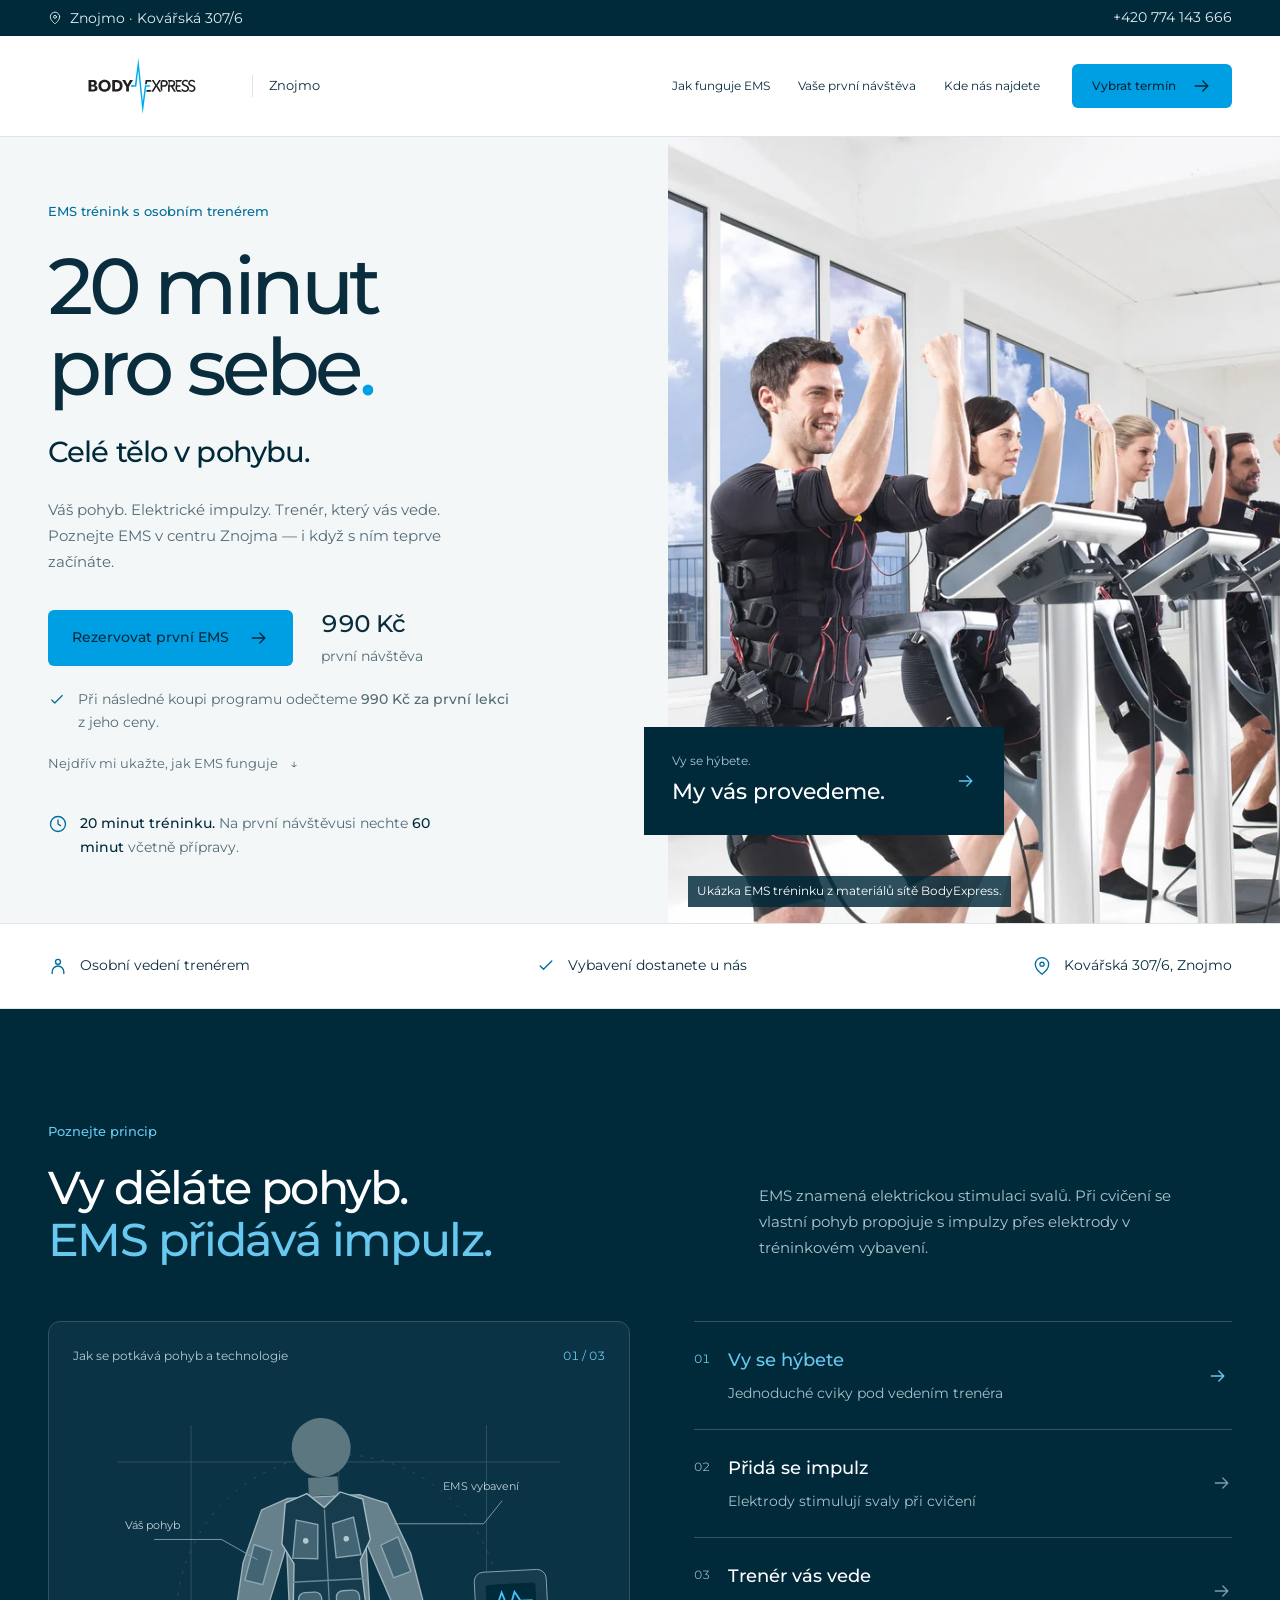
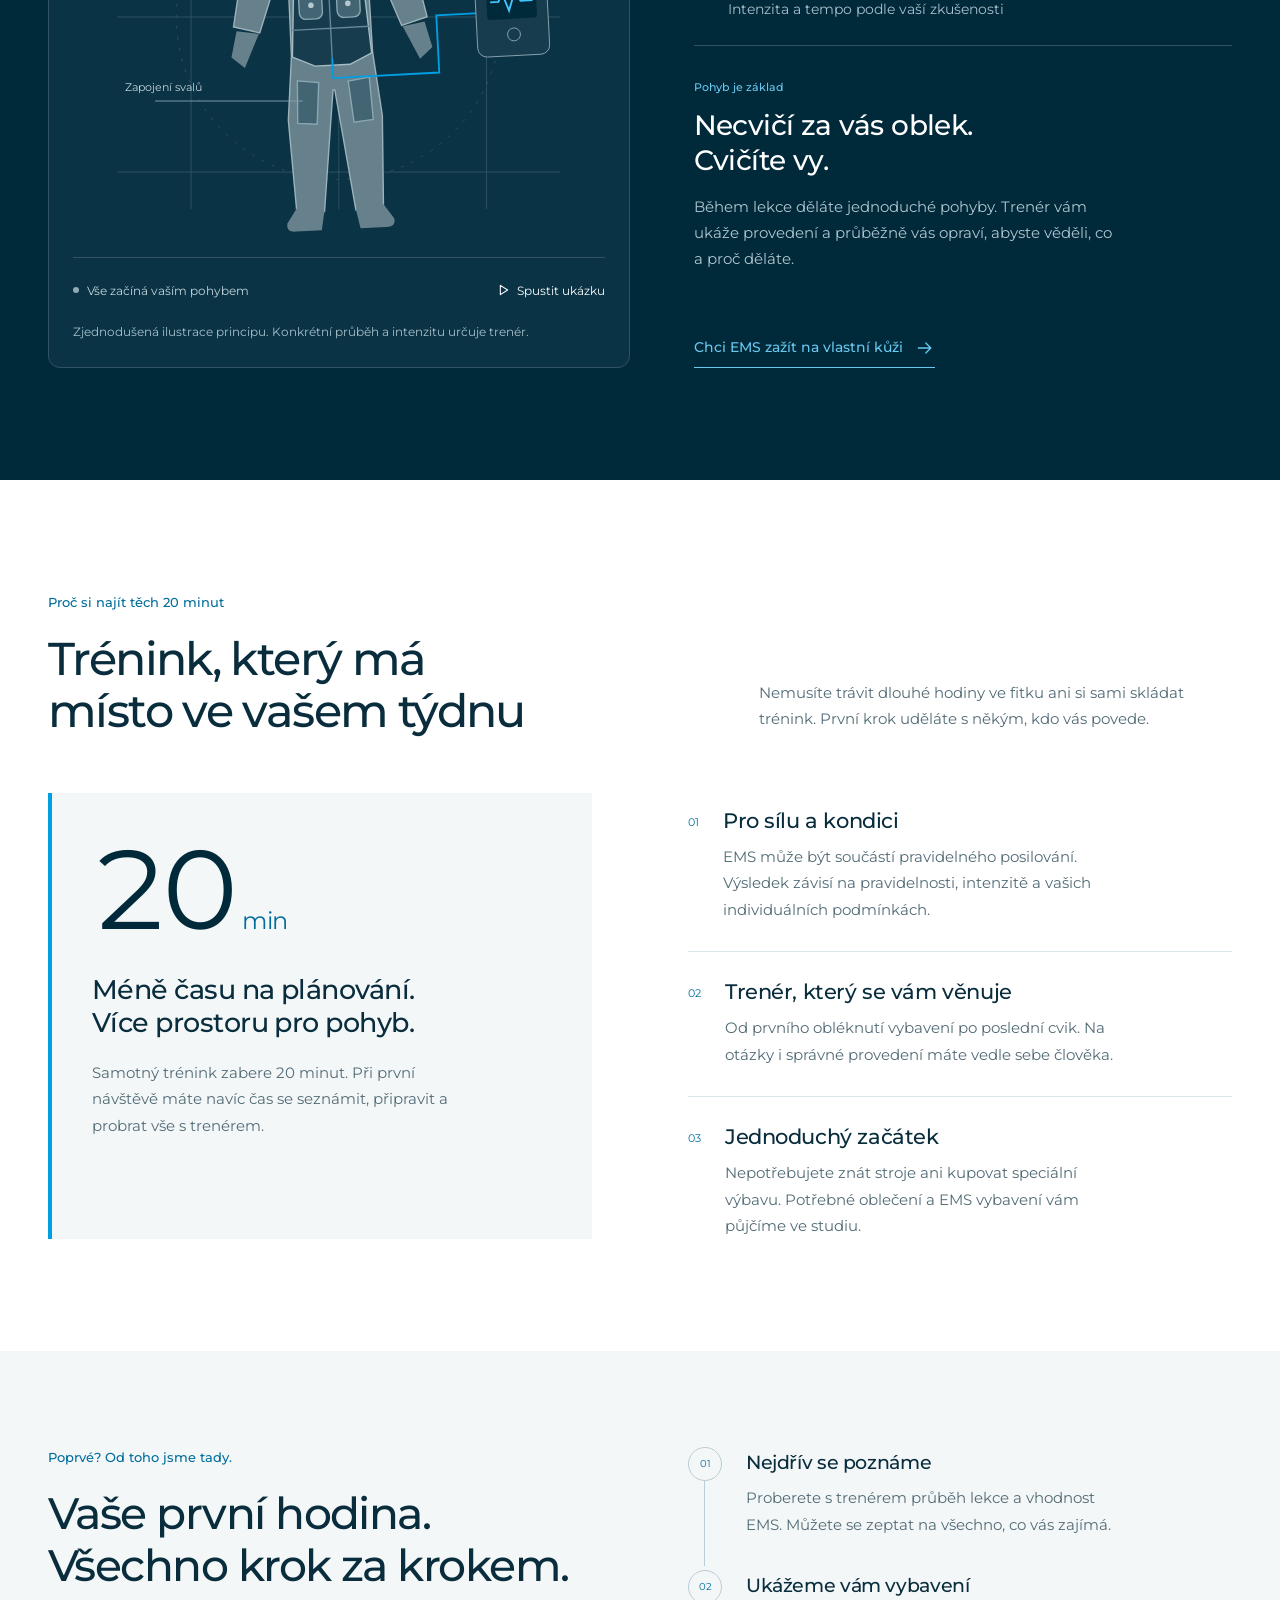
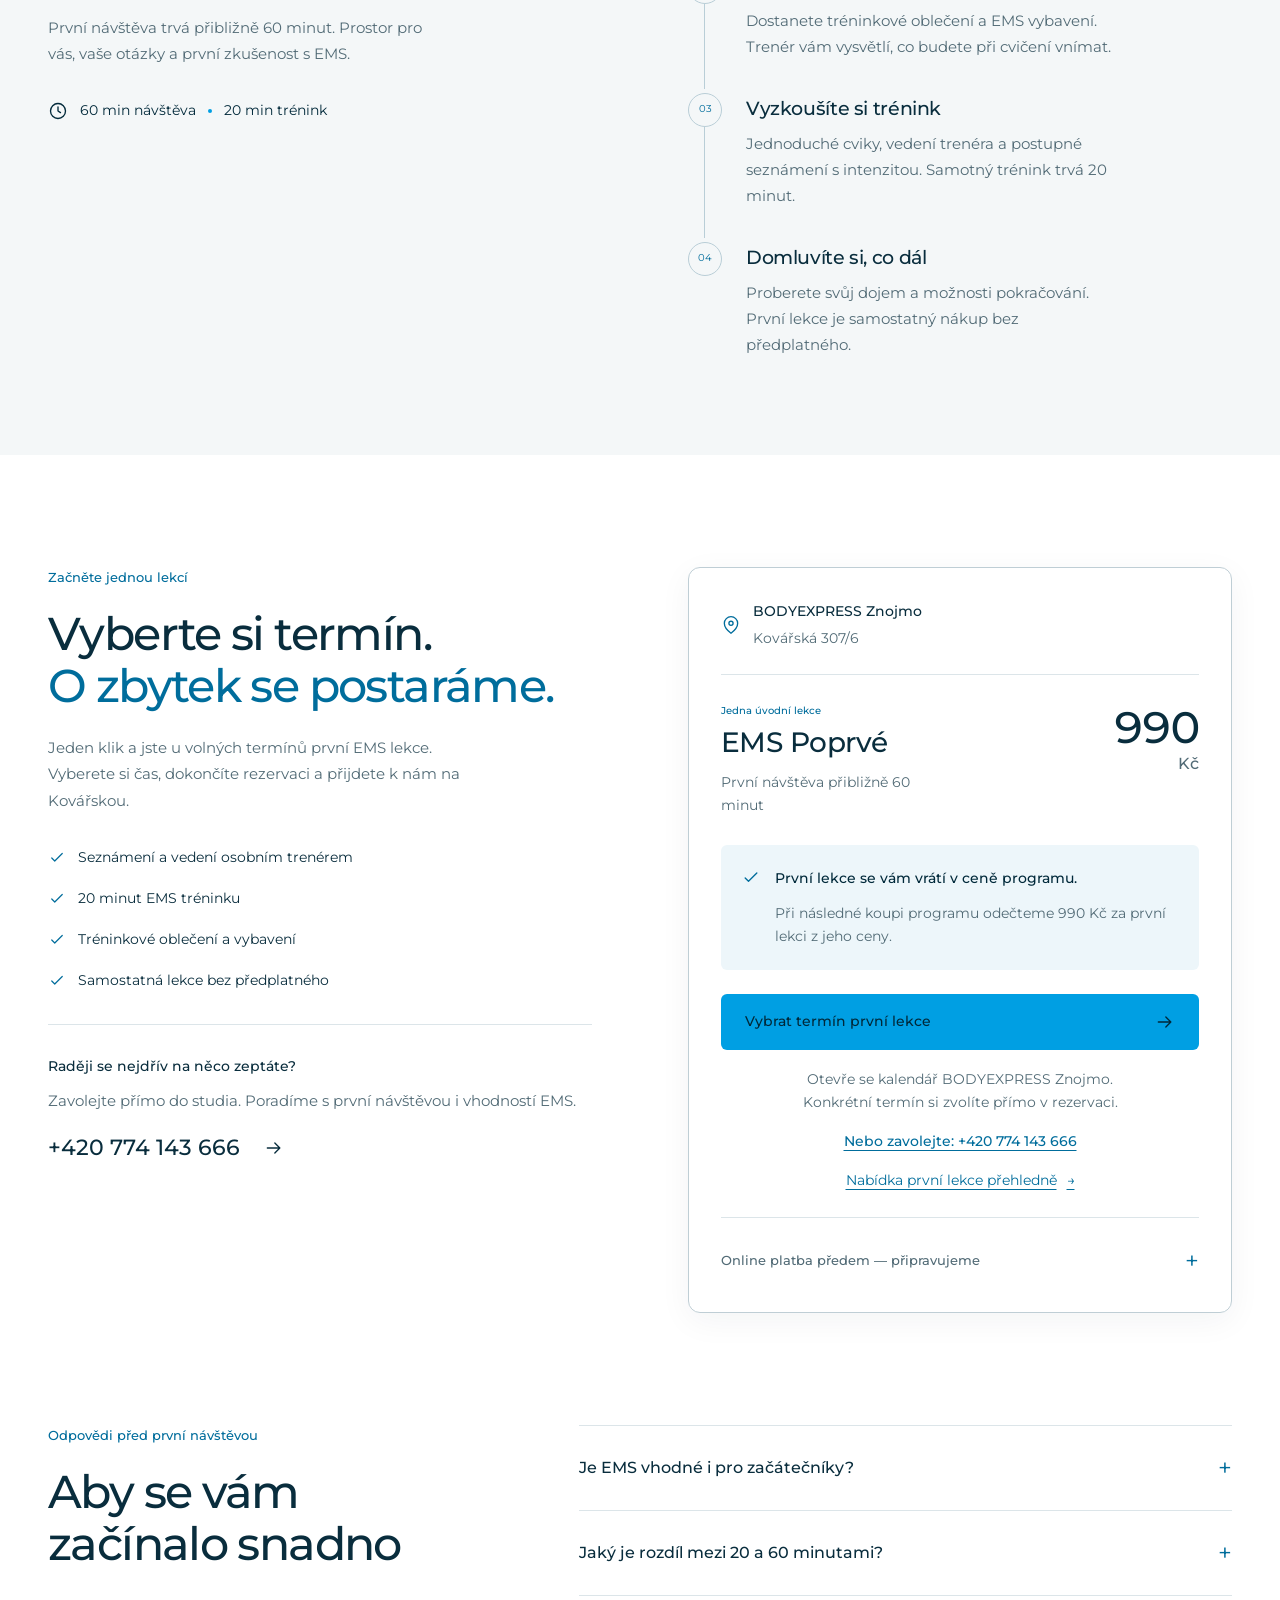
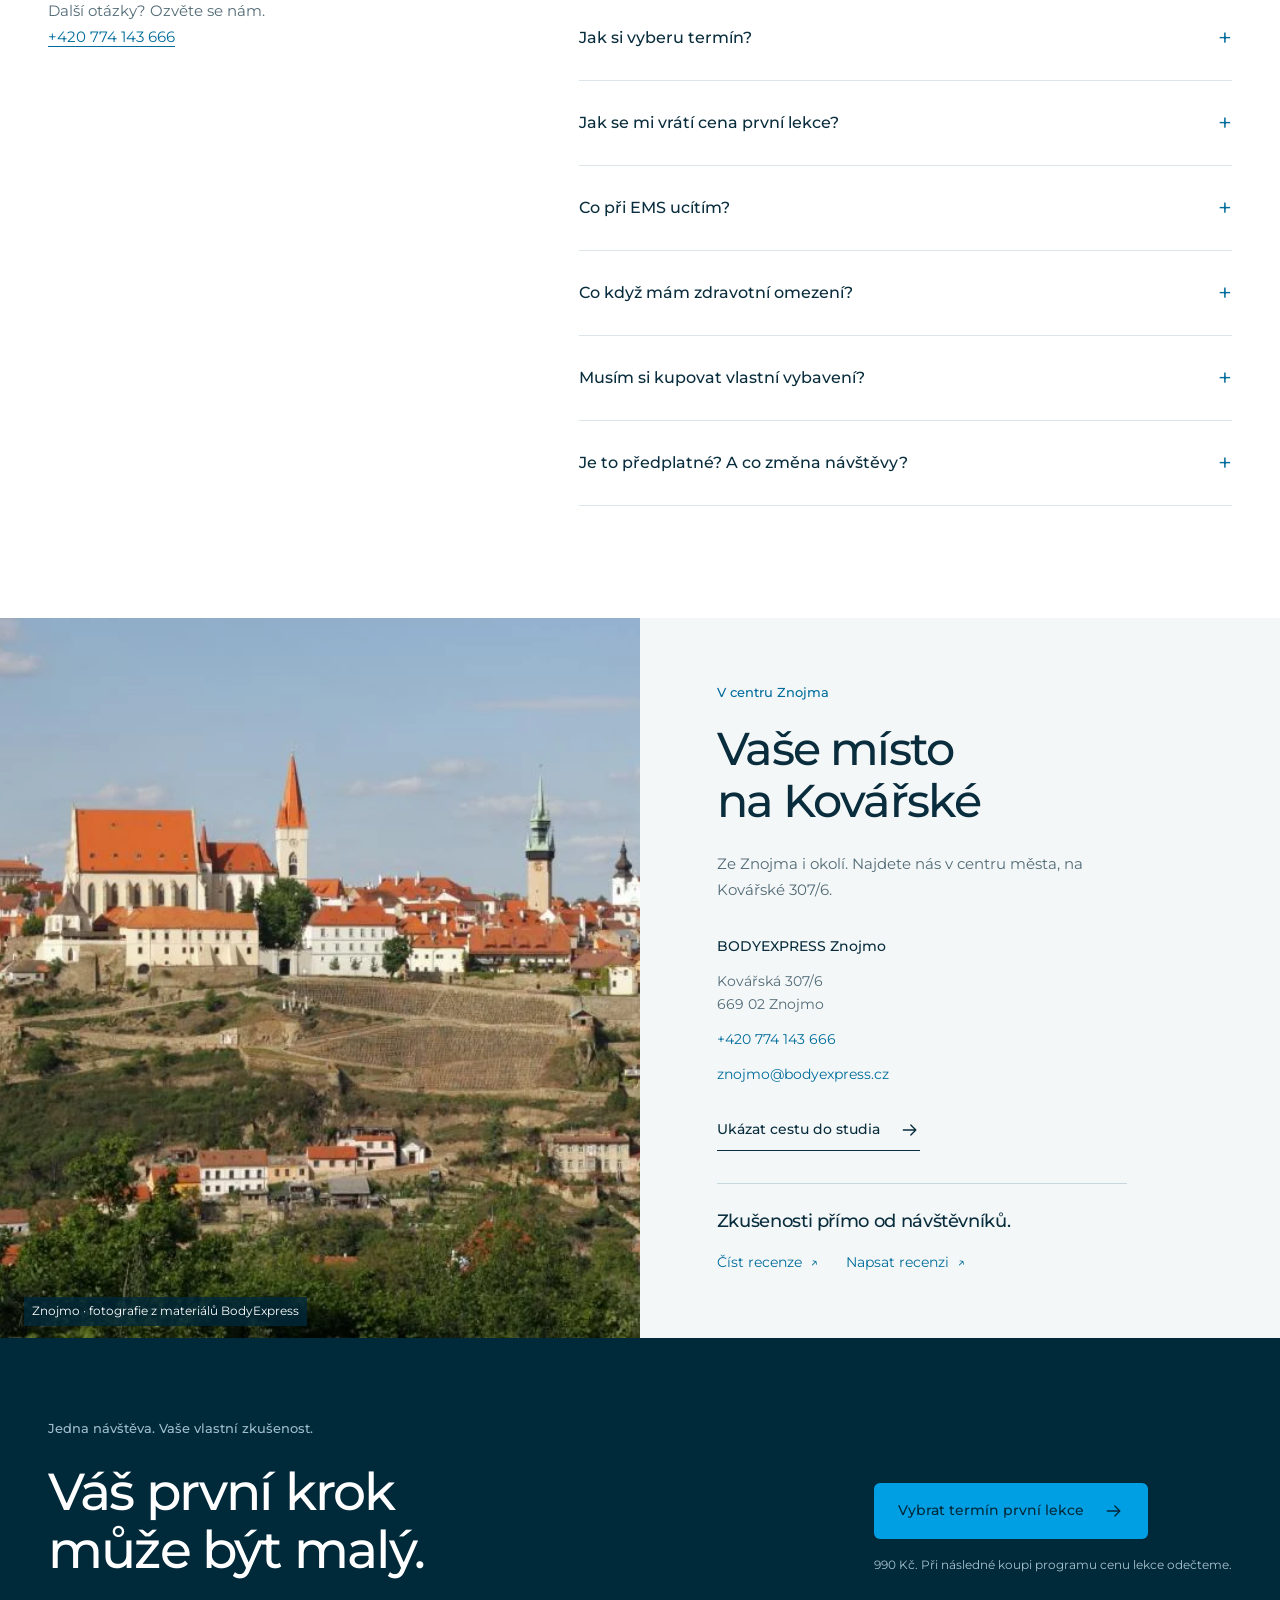
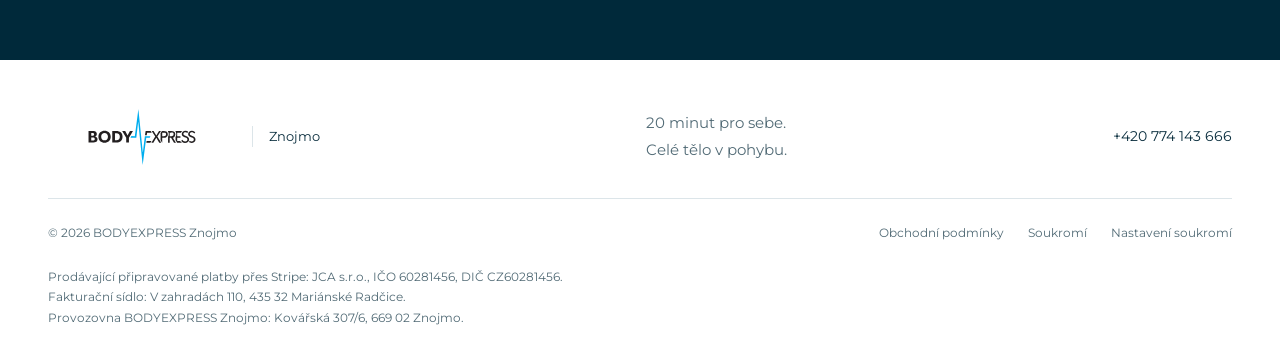
<file: index.html>
<!doctype html>
<html lang="cs">
<head>
<meta charset="utf-8"><meta name="viewport" content="width=device-width,initial-scale=1">
<title>BODYEXPRESS Znojmo | První EMS lekce s trenérem za 990 Kč</title>
<meta name="description" content="Poznejte EMS v BODYEXPRESS Znojmo na Kovářské. 20 minut tréninku s osobním trenérem. První návštěva 60 minut, cena 990 Kč. Vyberte si termín online.">
<meta name="theme-color" content="#00293a"><meta name="robots" content="noindex,follow">
<link rel="canonical" href="https://bodyexpress.cz/znojmo">
<meta property="og:type" content="website"><meta property="og:locale" content="cs_CZ"><meta property="og:site_name" content="BODYEXPRESS Znojmo"><meta property="og:url" content="https://bodyexpress.cz/znojmo">
<meta property="og:title" content="20 minut pro sebe. BODYEXPRESS Znojmo."><meta property="og:description" content="Celé tělo v pohybu. Poznejte EMS s osobním trenérem. První lekce 990 Kč. Při následné koupi programu její cenu odečteme."><meta property="og:image" content="assets/ems-session.jpg"><meta property="og:image:alt" content="EMS trénink z materiálů sítě BodyExpress">
<link rel="icon" href="assets/favicon.svg" type="image/svg+xml"><link rel="preload" href="assets/montserrat-medium.ttf" as="font" type="font/ttf" crossorigin>
<link rel="stylesheet" href="styles.css?v=5"><script src="config.js" defer></script><script src="app.js?v=5" defer></script><script src="checkout.js?v=5" defer></script>
<script type="application/ld+json">{"@context":"https://schema.org","@type":"SportsActivityLocation","@id":"https://bodyexpress.cz/znojmo#studio","name":"BODYEXPRESS Znojmo","url":"https://bodyexpress.cz/znojmo","telephone":"+420774143666","email":"znojmo@bodyexpress.cz","address":{"@type":"PostalAddress","streetAddress":"Kovářská 307/6","addressLocality":"Znojmo","postalCode":"669 02","addressCountry":"CZ"},"image":"assets/ems-session.webp"}</script>
</head>
<body>
<!-- Design craft informed by Unslop, Damir Sokolovsky (@heydamir), CC BY 4.0. -->
<svg class="icon-defs" xmlns="http://www.w3.org/2000/svg" aria-hidden="true"><defs>
<symbol id="i-arrow" viewBox="0 0 24 24"><path d="M4 12h15m-6-6 6 6-6 6"/></symbol>
<symbol id="i-pin" viewBox="0 0 24 24"><path d="M20 10c0 6-8 12-8 12S4 16 4 10a8 8 0 0 1 16 0Z"/><circle cx="12" cy="10" r="2.5"/></symbol>
<symbol id="i-check" viewBox="0 0 24 24"><path d="m5 12 4 4L19 6"/></symbol>
<symbol id="i-clock" viewBox="0 0 24 24"><circle cx="12" cy="12" r="9"/><path d="M12 7v5l3 2"/></symbol>
<symbol id="i-person" viewBox="0 0 24 24"><circle cx="12" cy="7" r="3"/><path d="M5 21v-2a7 7 0 0 1 14 0v2"/></symbol>
<symbol id="i-shield" viewBox="0 0 24 24"><path d="M12 3 4 6v6c0 5 8 9 8 9s8-4 8-9V6Z"/><path d="m8 12 3 3 5-6"/></symbol>
<symbol id="i-play" viewBox="0 0 24 24"><path d="m8 5 11 7-11 7Z"/></symbol>
</defs></svg>
<a class="skip" href="#obsah">Přejít na obsah</a>
<div class="local-bar"><div class="wrap"><span><svg class="icon"><use href="#i-pin"/></svg> Znojmo · Kovářská 307/6</span><a href="tel:+420774143666">+420 774 143 666</a></div></div>
<header class="header"><div class="wrap header-inner">
<a class="brand" href="#" aria-label="BODYEXPRESS Znojmo – úvod"><img src="assets/bodyexpress-logo.svg" alt="BODY EXPRESS" width="188" height="58"><span>Znojmo</span></a>
<button class="menu-toggle" id="menu-toggle" type="button" aria-expanded="false" aria-controls="main-nav" aria-label="Otevřít menu"><span></span><span></span></button>
<nav id="main-nav" aria-label="Hlavní navigace"><a href="#jak-funguje-ems">Jak funguje EMS</a><a href="#prvni-navsteva">Vaše první návštěva</a><a href="#studio">Kde nás najdete</a></nav>
<a href="https://bodyexpress.cz/reservanto/ems/33/terminy?l=405" class="button header-cta" data-booking-link>Vybrat termín <svg class="icon"><use href="#i-arrow"/></svg></a>
</div></header>
<main id="obsah">
<section class="hero" aria-labelledby="hero-title"><div class="wrap hero-grid">
<div class="hero-copy"><p class="eyebrow">EMS trénink s osobním trenérem</p><h1 id="hero-title">20 minut<br>pro sebe<span class="period">.</span></h1><p class="hero-subtitle">Celé tělo v pohybu.</p><p class="hero-lead">Váš pohyb. Elektrické impulzy. Trenér, který vás vede. Poznejte EMS v centru Znojma — i když s ním teprve začínáte.</p><div class="hero-actions"><a href="https://bodyexpress.cz/reservanto/ems/33/terminy?l=405" class="button" data-booking-link>Rezervovat první EMS <svg class="icon"><use href="#i-arrow"/></svg></a><span class="hero-price">990 Kč<small>první návštěva</small></span></div><p class="hero-benefit"><svg class="icon"><use href="#i-check"/></svg><span>Při následné koupi programu odečteme <strong>990 Kč za první lekci</strong> z jeho ceny.</span></p><a href="#jak-funguje-ems" class="quiet-link">Nejdřív mi ukažte, jak EMS funguje <span aria-hidden="true">↓</span></a><div class="time-note"><svg class="icon"><use href="#i-clock"/></svg><p><strong>20 minut tréninku.</strong> Na první návštěvu<br>si nechte <strong>60 minut</strong> včetně přípravy.</p></div></div>
<figure class="hero-visual"><img src="assets/ems-session.webp" alt="Cvičící v EMS vybavení při vedeném tréninku" width="1200" height="858" fetchpriority="high"><figcaption>Ukázka EMS tréninku z materiálů sítě BodyExpress.</figcaption><div class="photo-label"><span>Vy se hýbete.</span><strong>My vás provedeme.</strong><svg class="icon"><use href="#i-arrow"/></svg></div></figure>
</div></section>
<div class="trust-strip"><div class="wrap"><span><svg class="icon"><use href="#i-person"/></svg> Osobní vedení trenérem</span><span><svg class="icon"><use href="#i-check"/></svg> Vybavení dostanete u nás</span><span><svg class="icon"><use href="#i-pin"/></svg> Kovářská 307/6, Znojmo</span></div></div>

<section class="explainer section" id="jak-funguje-ems" aria-labelledby="ems-title"><div class="wrap"><div class="section-heading"><div><p class="eyebrow">Poznejte princip</p><h2 id="ems-title">Vy děláte pohyb.<br><span>EMS přidává impulz.</span></h2></div><p>EMS znamená elektrickou stimulaci svalů. Při cvičení se vlastní pohyb propojuje s impulzy přes elektrody v tréninkovém vybavení.</p></div>
<div class="ems-grid"><div class="ems-visual" id="ems-visual" data-step="0" data-phase="rest"><div class="diagram-top"><span>Jak se potkává pohyb a technologie</span><span class="diagram-index" id="diagram-index">01 / 03</span></div>
<svg class="body-diagram" viewBox="0 0 560 520" role="img" aria-labelledby="diagram-title diagram-description"><title id="diagram-title">Názorné schéma EMS vybavení a zapojení svalů</title><desc id="diagram-description">Schematická postava s elektrodami na trupu, pažích a stehnech. Modré plochy ilustrují zapojení vybraných svalových oblastí. Nejde o měření ani přesné anatomické zobrazení.</desc>
<g class="diagram-guides" fill="none" stroke="#315362" stroke-width="1"><path d="M40 92H520M40 260H520M40 428H520"/><path d="M120 52V468M280 52V468M440 52V468"/><circle cx="280" cy="260" r="176" stroke-dasharray="3 9"/></g>
<g class="body-shape"><circle cx="280" cy="76" r="32" fill="#5d7781"/><path d="M264 108v20h32v-20" fill="#5d7781"/><path d="M241 129 212 140 189 196 175 265l28 8 24-65 10-28-1 120-7 69 4 100 30 1 16-131h2l16 131 30-1 4-100-7-69-1-120 10 28 24 65 28-8-14-69-23-56-29-11Z" fill="#66818b" stroke="#9eb2b9" stroke-width="1.5"/><path d="m178 270-7 28 14 12 17-36m156 0 17 36 14-12-7-28" fill="#66818b"/><path d="M233 465 222 481q-2 9 9 9h28l4-21M297 469l4 21h28q11 0 9-9l-11-16" fill="#66818b"/>
<path class="vest" d="m238 134 24-9 18 16 18-16 24 9 6 44-12 22 7 101-24 11h-38l-24-11 7-101-12-22Z" fill="#173c4d" stroke="#a4bcc4" stroke-width="1.5"/><path d="M280 143v161M241 220h78M238 272h84" fill="none" stroke="#678795" stroke-width="1.5"/>
<g class="electrodes" fill="#426473" stroke="#8ba7b3" stroke-width="1.5"><path d="m249 153 23 6-2 37-27-2Z"/><path d="m311 153-23 6 2 37 27-2Z"/><rect x="247" y="232" width="25" height="29" rx="7"/><rect x="288" y="232" width="25" height="29" rx="7"/><path d="m202 177 19 8-12 36-19-6Z"/><path d="m358 177-19 8 12 36 19-6Z"/><path d="m241 327 23 3-4 45-21-2Z"/><path d="m319 327-23 3 4 45 21-2Z"/></g>
<g class="pad-centres" fill="#b6c8cf"><circle cx="258" cy="176" r="3"/><circle cx="302" cy="176" r="3"/><circle cx="260" cy="246" r="3"/><circle cx="300" cy="246" r="3"/></g>
<path class="signal-path" d="M280 304v22h115v-62h68" fill="none" stroke="#009fe3" stroke-width="2"/>
<g class="controller"><rect x="438" y="220" width="78" height="92" rx="10" fill="#173c4d" stroke="#8ba7b3"/><rect x="450" y="234" width="54" height="38" rx="3" fill="#00293a"/><path class="controller-wave" d="M454 253h9l4-10 7 20 7-20 6 10h13" fill="none" stroke="#42c5ff" stroke-width="2"/><circle cx="478" cy="289" r="7" fill="none" stroke="#8ba7b3"/></g></g>
<g class="diagram-annotation" fill="none" stroke="#82a0ad" stroke-width="1"><path d="M80 176h73l39 22"/><path d="M340 159h97l20-25"/><path d="M81 351h112l48 0"/></g><g class="diagram-labels" fill="#c4d4db" font-family="Montserrat,Arial,sans-serif" font-size="12"><text x="48" y="165">Váš pohyb</text><text x="393" y="122">EMS vybavení</text><text x="48" y="340">Zapojení svalů</text></g>
</svg>
<div class="phase-row"><span class="phase-indicator"></span><span id="phase-label">Vše začíná vaším pohybem</span><button type="button" id="play-demo" aria-pressed="false"><svg class="icon"><use href="#i-play"/></svg><span>Spustit ukázku</span></button></div><p class="diagram-note">Zjednodušená ilustrace principu. Konkrétní průběh a intenzitu určuje trenér.</p>
</div>
<div class="ems-explanation"><div class="ems-steps" role="group" aria-label="Projděte si princip EMS"><button type="button" class="ems-step active" data-ems-step="0" aria-pressed="true"><span>01</span><div><strong>Vy se hýbete</strong><small>Jednoduché cviky pod vedením trenéra</small></div><svg class="icon"><use href="#i-arrow"/></svg></button><button type="button" class="ems-step" data-ems-step="1" aria-pressed="false"><span>02</span><div><strong>Přidá se impulz</strong><small>Elektrody stimulují svaly při cvičení</small></div><svg class="icon"><use href="#i-arrow"/></svg></button><button type="button" class="ems-step" data-ems-step="2" aria-pressed="false"><span>03</span><div><strong>Trenér vás vede</strong><small>Intenzita a tempo podle vaší zkušenosti</small></div><svg class="icon"><use href="#i-arrow"/></svg></button></div><div class="step-detail" aria-live="polite"><p class="eyebrow" id="step-eyebrow">Pohyb je základ</p><h3 id="step-title">Necvičí za vás oblek.<br>Cvičíte vy.</h3><p id="step-description">Během lekce děláte jednoduché pohyby. Trenér vám ukáže provedení a průběžně vás opraví, abyste věděli, co a proč děláte.</p></div><a class="text-link" href="https://bodyexpress.cz/reservanto/ems/33/terminy?l=405" data-booking-link>Chci EMS zažít na vlastní kůži <svg class="icon"><use href="#i-arrow"/></svg></a></div></div>
</div></section>

<section class="reasons section wrap" id="proc-ems"><div class="section-heading"><div><p class="eyebrow">Proč si najít těch 20 minut</p><h2>Trénink, který má<br>místo ve vašem týdnu</h2></div><p>Nemusíte trávit dlouhé hodiny ve fitku ani si sami skládat trénink. První krok uděláte s někým, kdo vás povede.</p></div><div class="reasons-layout"><div class="reason-main"><span class="big-number">20<span>min</span></span><h3>Méně času na plánování.<br>Více prostoru pro pohyb.</h3><p>Samotný trénink zabere 20 minut. Při první návštěvě máte navíc čas se seznámit, připravit a probrat vše s trenérem.</p></div><div class="reason-list"><article><span>01</span><div><h3>Pro sílu a kondici</h3><p>EMS může být součástí pravidelného posilování. Výsledek závisí na pravidelnosti, intenzitě a vašich individuálních podmínkách.</p></div></article><article><span>02</span><div><h3>Trenér, který se vám věnuje</h3><p>Od prvního obléknutí vybavení po poslední cvik. Na otázky i správné provedení máte vedle sebe člověka.</p></div></article><article><span>03</span><div><h3>Jednoduchý začátek</h3><p>Nepotřebujete znát stroje ani kupovat speciální výbavu. Potřebné oblečení a EMS vybavení vám půjčíme ve studiu.</p></div></article></div></div></section>

<section class="first-visit" id="prvni-navsteva"><div class="wrap first-grid"><div class="first-heading"><p class="eyebrow">Poprvé? Od toho jsme tady.</p><h2>Vaše první hodina.<br>Všechno krok za krokem.</h2><p>První návštěva trvá přibližně 60 minut. Prostor pro vás, vaše otázky a první zkušenost s EMS.</p><div class="first-time"><svg class="icon"><use href="#i-clock"/></svg><span>60 min návštěva <i></i> 20 min trénink</span></div></div><ol class="visit-timeline"><li><span>01</span><div><h3>Nejdřív se poznáme</h3><p>Proberete s trenérem průběh lekce a vhodnost EMS. Můžete se zeptat na všechno, co vás zajímá.</p></div></li><li><span>02</span><div><h3>Ukážeme vám vybavení</h3><p>Dostanete tréninkové oblečení a EMS vybavení. Trenér vám vysvětlí, co budete při cvičení vnímat.</p></div></li><li><span>03</span><div><h3>Vyzkoušíte si trénink</h3><p>Jednoduché cviky, vedení trenéra a postupné seznámení s intenzitou. Samotný trénink trvá 20 minut.</p></div></li><li><span>04</span><div><h3>Domluvíte si, co dál</h3><p>Proberete svůj dojem a možnosti pokračování. První lekce je samostatný nákup bez předplatného.</p></div></li></ol></div></section>

<section class="purchase section wrap" id="objednat" aria-labelledby="purchase-title"><div class="purchase-copy"><p class="eyebrow">Začněte jednou lekcí</p><h2 id="purchase-title">Vyberte si termín.<br><span>O zbytek se postaráme.</span></h2><p class="purchase-lead">Jeden klik a jste u volných termínů první EMS lekce. Vyberete si čas, dokončíte rezervaci a přijdete k nám na Kovářskou.</p><ul class="check-list"><li><svg class="icon"><use href="#i-check"/></svg>Seznámení a vedení osobním trenérem</li><li><svg class="icon"><use href="#i-check"/></svg>20 minut EMS tréninku</li><li><svg class="icon"><use href="#i-check"/></svg>Tréninkové oblečení a vybavení</li><li><svg class="icon"><use href="#i-check"/></svg>Samostatná lekce bez předplatného</li></ul><div class="before-purchase"><strong>Raději se nejdřív na něco zeptáte?</strong><p>Zavolejte přímo do studia. Poradíme s první návštěvou i vhodností EMS.</p><a href="tel:+420774143666">+420 774 143 666 <svg class="icon"><use href="#i-arrow"/></svg></a></div></div>
<div class="order-card"><div class="order-location"><svg class="icon"><use href="#i-pin"/></svg><span>BODYEXPRESS Znojmo<small>Kovářská 307/6</small></span></div><div class="order-product"><div><p class="eyebrow">Jedna úvodní lekce</p><h3>EMS Poprvé</h3><p>První návštěva přibližně 60 minut</p></div><div class="order-price">990<span>Kč</span></div></div><div class="program-benefit"><svg class="icon"><use href="#i-check"/></svg><div><strong>První lekce se vám vrátí v ceně programu.</strong><p>Při následné koupi programu odečteme 990 Kč za první lekci z jeho ceny.</p></div></div>
<a class="button full booking-button" href="https://bodyexpress.cz/reservanto/ems/33/terminy?l=405" data-booking-link>Vybrat termín první lekce <svg class="icon"><use href="#i-arrow"/></svg></a><p class="booking-note">Otevře se kalendář BODYEXPRESS Znojmo.<br>Konkrétní termín si zvolíte přímo v rezervaci.</p><a class="order-phone" href="tel:+420774143666">Nebo zavolejte: +420 774 143 666</a><a class="offer-summary-link" href="prvni-lekce.html">Nabídka první lekce přehledně <span aria-hidden="true">→</span></a>
<details class="future-checkout"><summary>Online platba předem — připravujeme<span aria-hidden="true">+</span></summary><div class="future-checkout-content"><p class="future-checkout-intro">Do budoucna připravujeme také nákup samostatné lekce přes Stripe. U této možnosti se termín domlouvá až po zaplacení; nevybírá se v kalendáři.</p><div class="arrangement-note"><svg class="icon"><use href="#i-clock"/></svg><p><strong>Po zaplacení si termín domluvíte se studiem.</strong><br>Nákup lekce touto cestou nerezervuje konkrétní čas.</p></div><form id="purchase-form"><label class="checkbox-label"><input type="checkbox" id="purchase-terms" name="termsAccepted" required><span>Souhlasím s <a href="obchodni-podminky.html" target="_blank" rel="noopener">obchodními podmínkami</a> a beru na vědomí, že termín si domluvím po zaplacení.</span></label><label class="checkbox-label optional"><input type="checkbox" id="purchase-marketing" name="marketingConsent"><span>Dobrovolně souhlasím s měřením nákupu pro Meta reklamu. <a href="privacy.html" target="_blank" rel="noopener">Jak pracujeme s údaji</a></span></label><button type="submit" class="button full checkout-button" id="checkout-button" disabled><span>Online platbu připravujeme</span><svg class="icon"><use href="#i-arrow"/></svg></button><p id="checkout-status" class="checkout-status" role="status">Online platba zatím není aktivní. Termín si můžete vybrat v kalendáři výše.</p><p class="payment-note"><svg class="icon"><use href="#i-shield"/></svg>Platební údaje zadáte až v zabezpečené bráně Stripe.</p></form><div class="seller-note">Prodávající: JCA s.r.o. · IČO 60281456 · DIČ CZ60281456<br>Fakturační sídlo: V zahradách 110, 435 32 Mariánské Radčice.<br>Na lekci přijdete na Kovářskou 307/6 ve Znojmě.<br><a href="obchodni-podminky.html">Podmínky nákupu, změny a vrácení</a></div></div></details></div></section>

<section class="faq section wrap" id="otazky"><div class="faq-heading"><p class="eyebrow">Odpovědi před první návštěvou</p><h2>Aby se vám<br>začínalo snadno</h2><p>Další otázky? Ozvěte se nám.<br><a href="tel:+420774143666">+420 774 143 666</a></p></div><div class="questions"><details><summary>Je EMS vhodné i pro začátečníky?<span aria-hidden="true">+</span></summary><p>První lekce je určená k seznámení s EMS. Trenér vám vysvětlí průběh a přizpůsobí vedení vaší zkušenosti. Vhodnost cvičení s vámi probere před tréninkem.</p></details><details><summary>Jaký je rozdíl mezi 20 a 60 minutami?<span aria-hidden="true">+</span></summary><p>Samotný EMS trénink trvá 20 minut. Na první návštěvu si vyhraďte přibližně 60 minut: zahrnuje seznámení, přípravu vybavení, trénink i závěrečné otázky.</p></details><details><summary>Jak si vyberu termín?<span aria-hidden="true">+</span></summary><p>Klikněte na „Vybrat termín první lekce“. Otevře se rezervační kalendář pro EMS Poprvé v pobočce Znojmo. Zvolíte si volný čas a dokončíte rezervaci přímo tam. Pokud potřebujete pomoc, zavolejte na <a href="tel:+420774143666">+420 774 143 666</a>.</p></details><details><summary>Jak se mi vrátí cena první lekce?<span aria-hidden="true">+</span></summary><p>První lekce stojí 990 Kč. Pokud si následně koupíte program, těchto 990 Kč odečteme z jeho ceny. Rozhodnutí, zda chcete pokračovat, je na vás — první návštěvou se k programu nezavazujete.</p></details><details><summary>Co při EMS ucítím?<span aria-hidden="true">+</span></summary><p>Impulzy vyvolávají svalové stahy, které při cvičení vnímáte. Intenzitu nastavuje trenér a o vašich pocitech s vámi průběžně komunikuje. Vždy mu řekněte, pokud je vám něco nepříjemné.</p></details><details><summary>Co když mám zdravotní omezení?<span aria-hidden="true">+</span></summary><p>EMS není vhodné pro každého. Při zdravotních omezeních, těhotenství nebo implantovaném elektronickém přístroji se nejdříve poraďte se svým lékařem a studiem. Vhodnost tréninku ověřte ještě před rezervací. Zdravotní údaje nám neposílejte přes rezervační formulář.</p></details><details><summary>Musím si kupovat vlastní vybavení?<span aria-hidden="true">+</span></summary><p>Nemusíte. Potřebné tréninkové oblečení a EMS vybavení vám ve studiu půjčíme. Konkrétní pokyny k první návštěvě s vámi domluví trenér.</p></details><details><summary>Je to předplatné? A co změna návštěvy?<span aria-hidden="true">+</span></summary><p>Rezervujete si jednu úvodní lekci za 990 Kč, bez automatického předplatného. Podmínky rezervace si přečtete při jejím dokončení. Pokud potřebujete termín změnit nebo zrušit, kontaktujte co nejdříve přímo studio.</p></details></div></section>

<section class="studio" id="studio"><figure><img src="assets/znojmo.webp" alt="Historické centrum Znojma" width="800" height="600" loading="lazy"><figcaption>Znojmo · fotografie z materiálů BodyExpress</figcaption></figure><div class="studio-copy"><p class="eyebrow">V centru Znojma</p><h2>Vaše místo<br>na Kovářské</h2><p>Ze Znojma i okolí. Najdete nás v centru města, na Kovářské 307/6.</p><address><strong>BODYEXPRESS Znojmo</strong><span>Kovářská 307/6<br>669 02 Znojmo</span><a href="tel:+420774143666">+420 774 143 666</a><a href="mailto:znojmo@bodyexpress.cz">znojmo@bodyexpress.cz</a></address><a class="text-link" href="https://www.google.com/maps?cid=13844192429551173335" target="_blank" rel="noopener noreferrer">Ukázat cestu do studia <svg class="icon"><use href="#i-arrow"/></svg></a><div class="reviews-links"><h3>Zkušenosti přímo od návštěvníků.</h3><div><a href="https://www.google.com/maps?cid=13844192429551173335" target="_blank" rel="noopener noreferrer">Číst recenze <span aria-hidden="true">↗</span></a><a href="https://search.google.com/local/writereview?placeid=ChIJTaU7EgBVbUcR176MPapzIMA" target="_blank" rel="noopener noreferrer">Napsat recenzi <span aria-hidden="true">↗</span></a></div></div></div></section>
<section class="closing"><div class="wrap"><p class="eyebrow">Jedna návštěva. Vaše vlastní zkušenost.</p><h2>Váš první krok<br>může být malý.</h2><div><a href="https://bodyexpress.cz/reservanto/ems/33/terminy?l=405" class="button" data-booking-link>Vybrat termín první lekce <svg class="icon"><use href="#i-arrow"/></svg></a><p>990 Kč. Při následné koupi programu cenu lekce odečteme.</p></div></div></section>
</main>
<footer class="footer"><div class="wrap"><div class="footer-top"><a class="brand" href="#" aria-label="BODYEXPRESS Znojmo – zpět nahoru"><img src="assets/bodyexpress-logo.svg" alt="BODY EXPRESS" width="188" height="58"><span>Znojmo</span></a><p>20 minut pro sebe.<br>Celé tělo v pohybu.</p><a href="tel:+420774143666">+420 774 143 666</a></div><div class="footer-bottom"><span>© 2026 BODYEXPRESS Znojmo</span><nav aria-label="Právní informace"><a href="obchodni-podminky.html">Obchodní podmínky</a><a href="privacy.html">Soukromí</a><button type="button" id="cookie-settings">Nastavení soukromí</button></nav></div><p class="legal-company">Prodávající připravované platby přes Stripe: JCA s.r.o., IČO 60281456, DIČ CZ60281456.<br>Fakturační sídlo: V zahradách 110, 435 32 Mariánské Radčice.<br>Provozovna BODYEXPRESS Znojmo: Kovářská 307/6, 669 02 Znojmo.</p></div></footer>
<div class="mobile-cta" id="mobile-cta"><div><strong>První lekce 990 Kč</strong><span>Při koupi programu cenu odečteme</span></div><a class="button" href="https://bodyexpress.cz/reservanto/ems/33/terminy?l=405" data-booking-link>Vybrat termín <svg class="icon"><use href="#i-arrow"/></svg></a></div>
<dialog id="privacy-dialog"><form method="dialog"><div class="dialog-head"><h2>Vaše soukromí</h2><button class="dialog-close" value="close" aria-label="Zavřít">×</button></div><p>Tento náhled nenačítá reklamní pixel. Souhlas s měřením nákupu pro Meta je dobrovolný a volíte jej samostatně při objednávce.</p><p>Platební údaje zpracovává Stripe. Podrobnosti a kontakt pro odvolání souhlasu najdete v <a href="privacy.html">informacích o soukromí</a>.</p><button class="button full" value="close">Rozumím</button></form></dialog>
<noscript><div class="noscript">Odkazy do rezervačního kalendáře fungují i bez JavaScriptu. Pro interaktivní ukázku EMS a budoucí online platbu je JavaScript potřeba. Zavolat nám můžete na <a href="tel:+420774143666">+420 774 143 666</a>.</div></noscript>
</body></html>
</file>
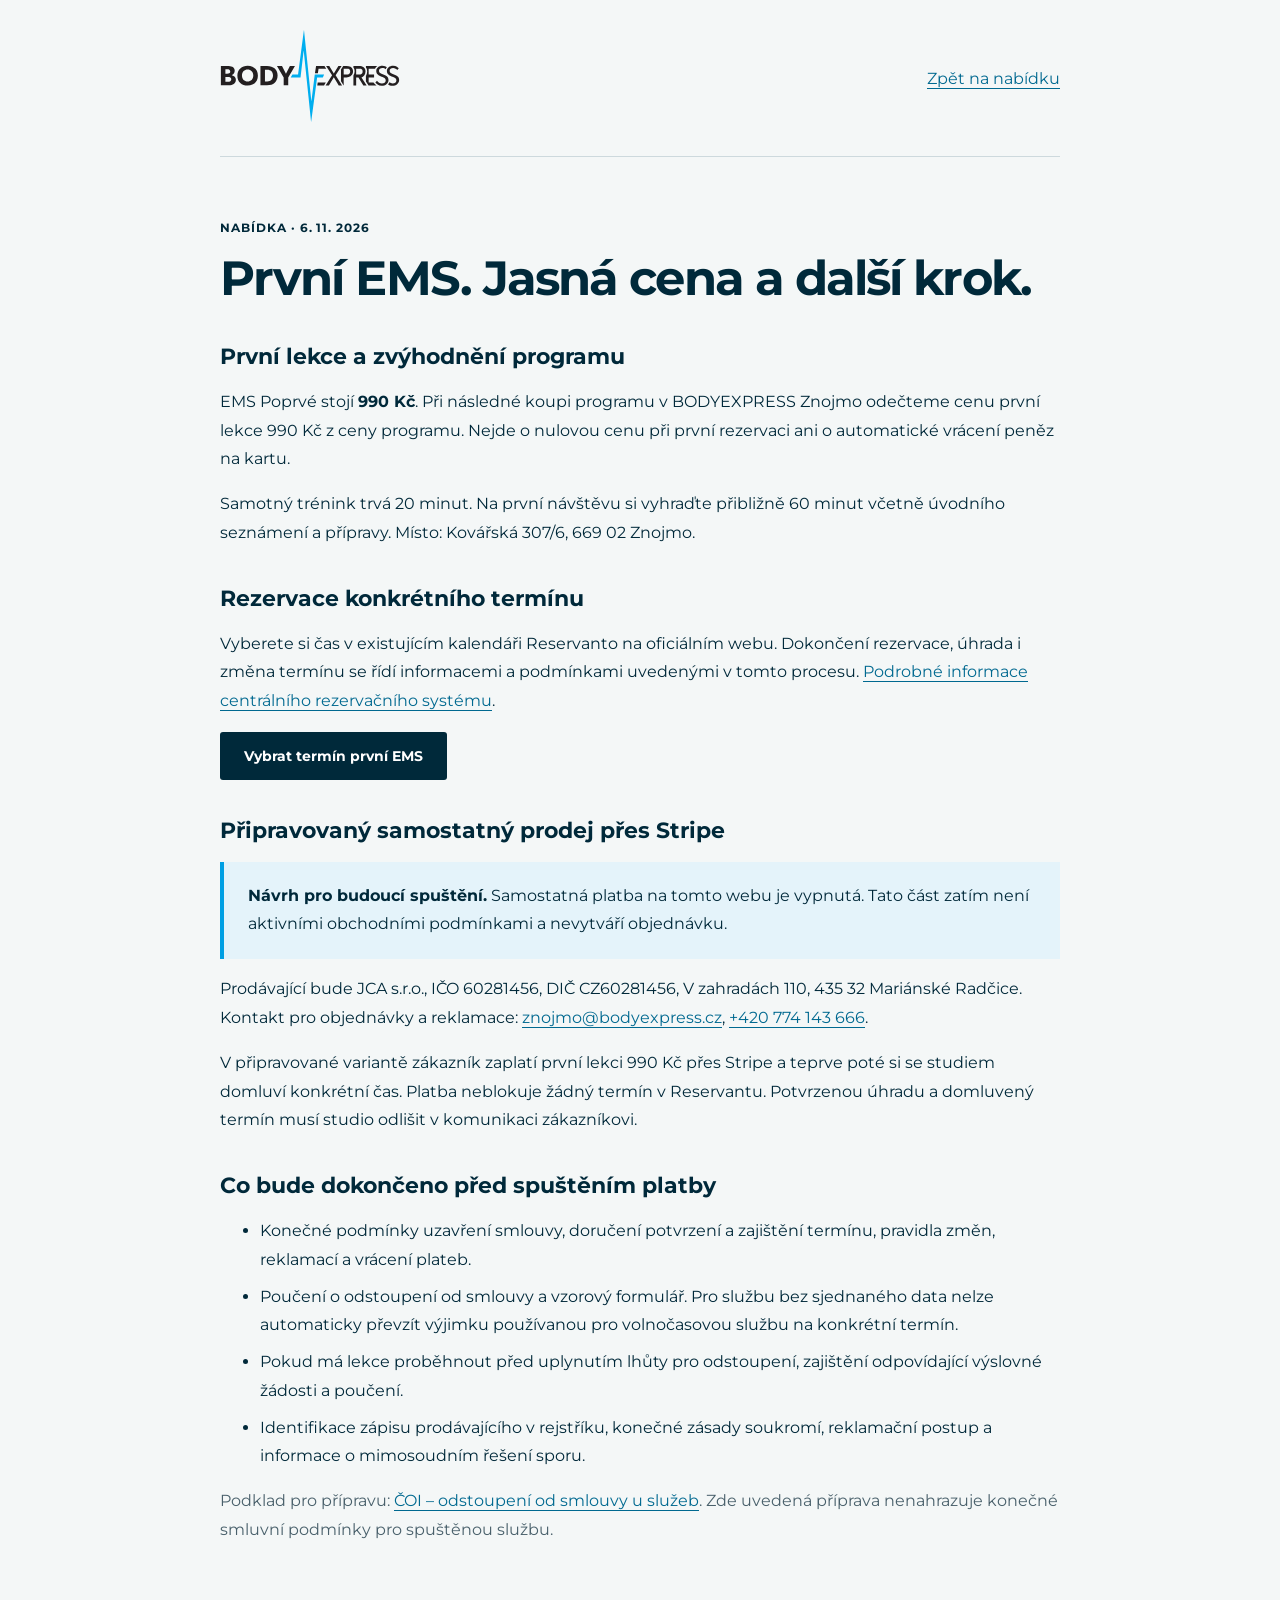
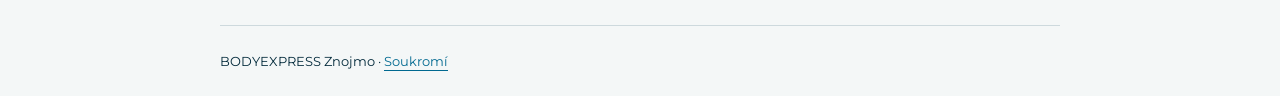
<file: obchodni-podminky.html>
<!doctype html><html lang="cs"><head><meta charset="utf-8"><meta name="viewport" content="width=device-width,initial-scale=1"><title>Nabídka a podmínky | BODYEXPRESS Znojmo</title><meta name="robots" content="noindex,nofollow"><link rel="stylesheet" href="document.css"></head><body><header><a href="index.html"><img src="assets/bodyexpress-logo.svg" alt="BODYEXPRESS Znojmo" width="180" height="53"></a><a href="index.html#objednat">Zpět na nabídku</a></header><main><p class="eyebrow">NABÍDKA · 6. 11. 2026</p><h1>První EMS. Jasná cena a další krok.</h1><h2>První lekce a zvýhodnění programu</h2><p>EMS Poprvé stojí <strong>990 Kč</strong>. Při následné koupi programu v BODYEXPRESS Znojmo odečteme cenu první lekce 990 Kč z ceny programu. Nejde o nulovou cenu při první rezervaci ani o automatické vrácení peněz na kartu.</p><p>Samotný trénink trvá 20 minut. Na první návštěvu si vyhraďte přibližně 60 minut včetně úvodního seznámení a přípravy. Místo: Kovářská 307/6, 669 02 Znojmo.</p><h2>Rezervace konkrétního termínu</h2><p>Vyberete si čas v existujícím kalendáři Reservanto na oficiálním webu. Dokončení rezervace, úhrada i změna termínu se řídí informacemi a podmínkami uvedenými v tomto procesu. <a href="https://bodyexpress.cz/podrobne-informace.html">Podrobné informace centrálního rezervačního systému</a>.</p><a class="button" href="https://bodyexpress.cz/reservanto/ems/33/terminy?l=405">Vybrat termín první EMS</a><h2>Připravovaný samostatný prodej přes Stripe</h2><p class="notice"><strong>Návrh pro budoucí spuštění.</strong> Samostatná platba na tomto webu je vypnutá. Tato část zatím není aktivními obchodními podmínkami a nevytváří objednávku.</p><p>Prodávající bude JCA s.r.o., IČO 60281456, DIČ CZ60281456, V zahradách 110, 435 32 Mariánské Radčice. Kontakt pro objednávky a reklamace: <a href="mailto:znojmo@bodyexpress.cz">znojmo@bodyexpress.cz</a>, <a href="tel:+420774143666">+420 774 143 666</a>.</p><p>V připravované variantě zákazník zaplatí první lekci 990 Kč přes Stripe a teprve poté si se studiem domluví konkrétní čas. Platba neblokuje žádný termín v Reservantu. Potvrzenou úhradu a domluvený termín musí studio odlišit v komunikaci zákazníkovi.</p><h2>Co bude dokončeno před spuštěním platby</h2><ul><li>Konečné podmínky uzavření smlouvy, doručení potvrzení a zajištění termínu, pravidla změn, reklamací a vrácení plateb.</li><li>Poučení o odstoupení od smlouvy a vzorový formulář. Pro službu bez sjednaného data nelze automaticky převzít výjimku používanou pro volnočasovou službu na konkrétní termín.</li><li>Pokud má lekce proběhnout před uplynutím lhůty pro odstoupení, zajištění odpovídající výslovné žádosti a poučení.</li><li>Identifikace zápisu prodávajícího v rejstříku, konečné zásady soukromí, reklamační postup a informace o mimosoudním řešení sporu.</li></ul><p class="muted">Podklad pro přípravu: <a href="https://coi.gov.cz/faq/8-odstoupeni-od-smlouvy-do-14-dnu-u-sluzeb/">ČOI – odstoupení od smlouvy u služeb</a>. Zde uvedená příprava nenahrazuje konečné smluvní podmínky pro spuštěnou službu.</p></main><footer>BODYEXPRESS Znojmo · <a href="privacy.html">Soukromí</a></footer></body></html>
</file>
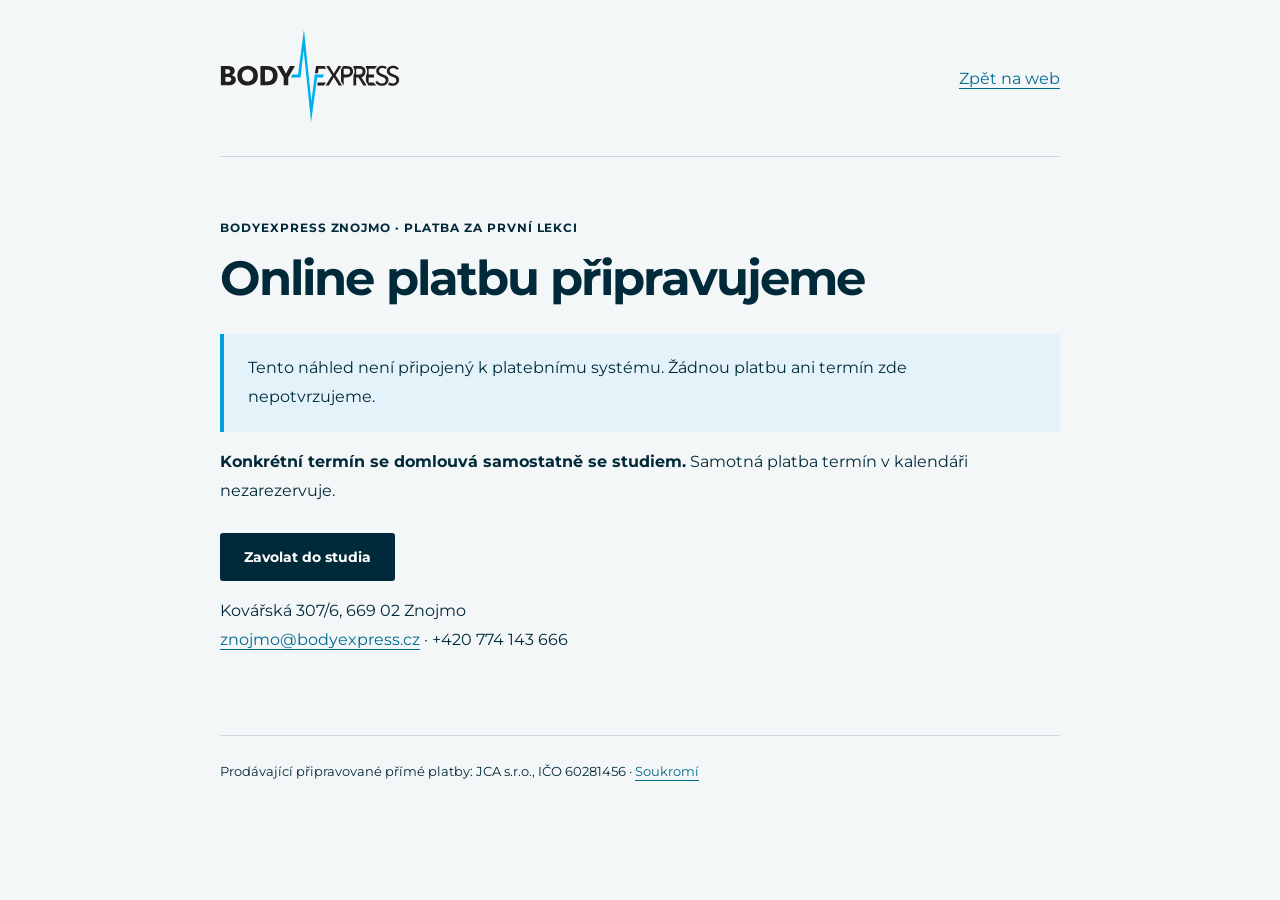
<file: objednavka.html>
<!doctype html><html lang="cs"><head><meta charset="utf-8"><meta name="viewport" content="width=device-width,initial-scale=1"><title>Stav platby | BODYEXPRESS Znojmo</title><meta name="robots" content="noindex,nofollow"><meta name="referrer" content="no-referrer"><link rel="stylesheet" href="document.css"><script defer src="config.js"></script><script defer src="order-status.js?v=5"></script></head><body><header><a href="index.html"><img src="assets/bodyexpress-logo.svg" alt="BODYEXPRESS Znojmo" width="180" height="53"></a><a href="index.html">Zpět na web</a></header><main><p class="eyebrow">BODYEXPRESS ZNOJMO · PLATBA ZA PRVNÍ LEKCI</p><h1 id="order-heading">Ověření platby</h1><p id="order-status" class="notice" role="status">Stav úhrady ověříme u objednávkového systému.</p><p id="appointment-note"><strong>Konkrétní termín se domlouvá samostatně se studiem.</strong> Samotná platba termín v kalendáři nezarezervuje.</p><div class="actions"><a class="button" href="tel:+420774143666">Zavolat do studia</a><button id="retry-status" type="button" hidden>Znovu ověřit platbu</button></div><p>Kovářská 307/6, 669 02 Znojmo<br><a href="mailto:znojmo@bodyexpress.cz">znojmo@bodyexpress.cz</a> · +420 774 143 666</p><noscript><p>Pro automatické ověření je potřeba JavaScript. Stav platby ověřte se studiem.</p></noscript></main><footer>Prodávající připravované přímé platby: JCA s.r.o., IČO 60281456 · <a href="privacy.html">Soukromí</a></footer></body></html>
</file>
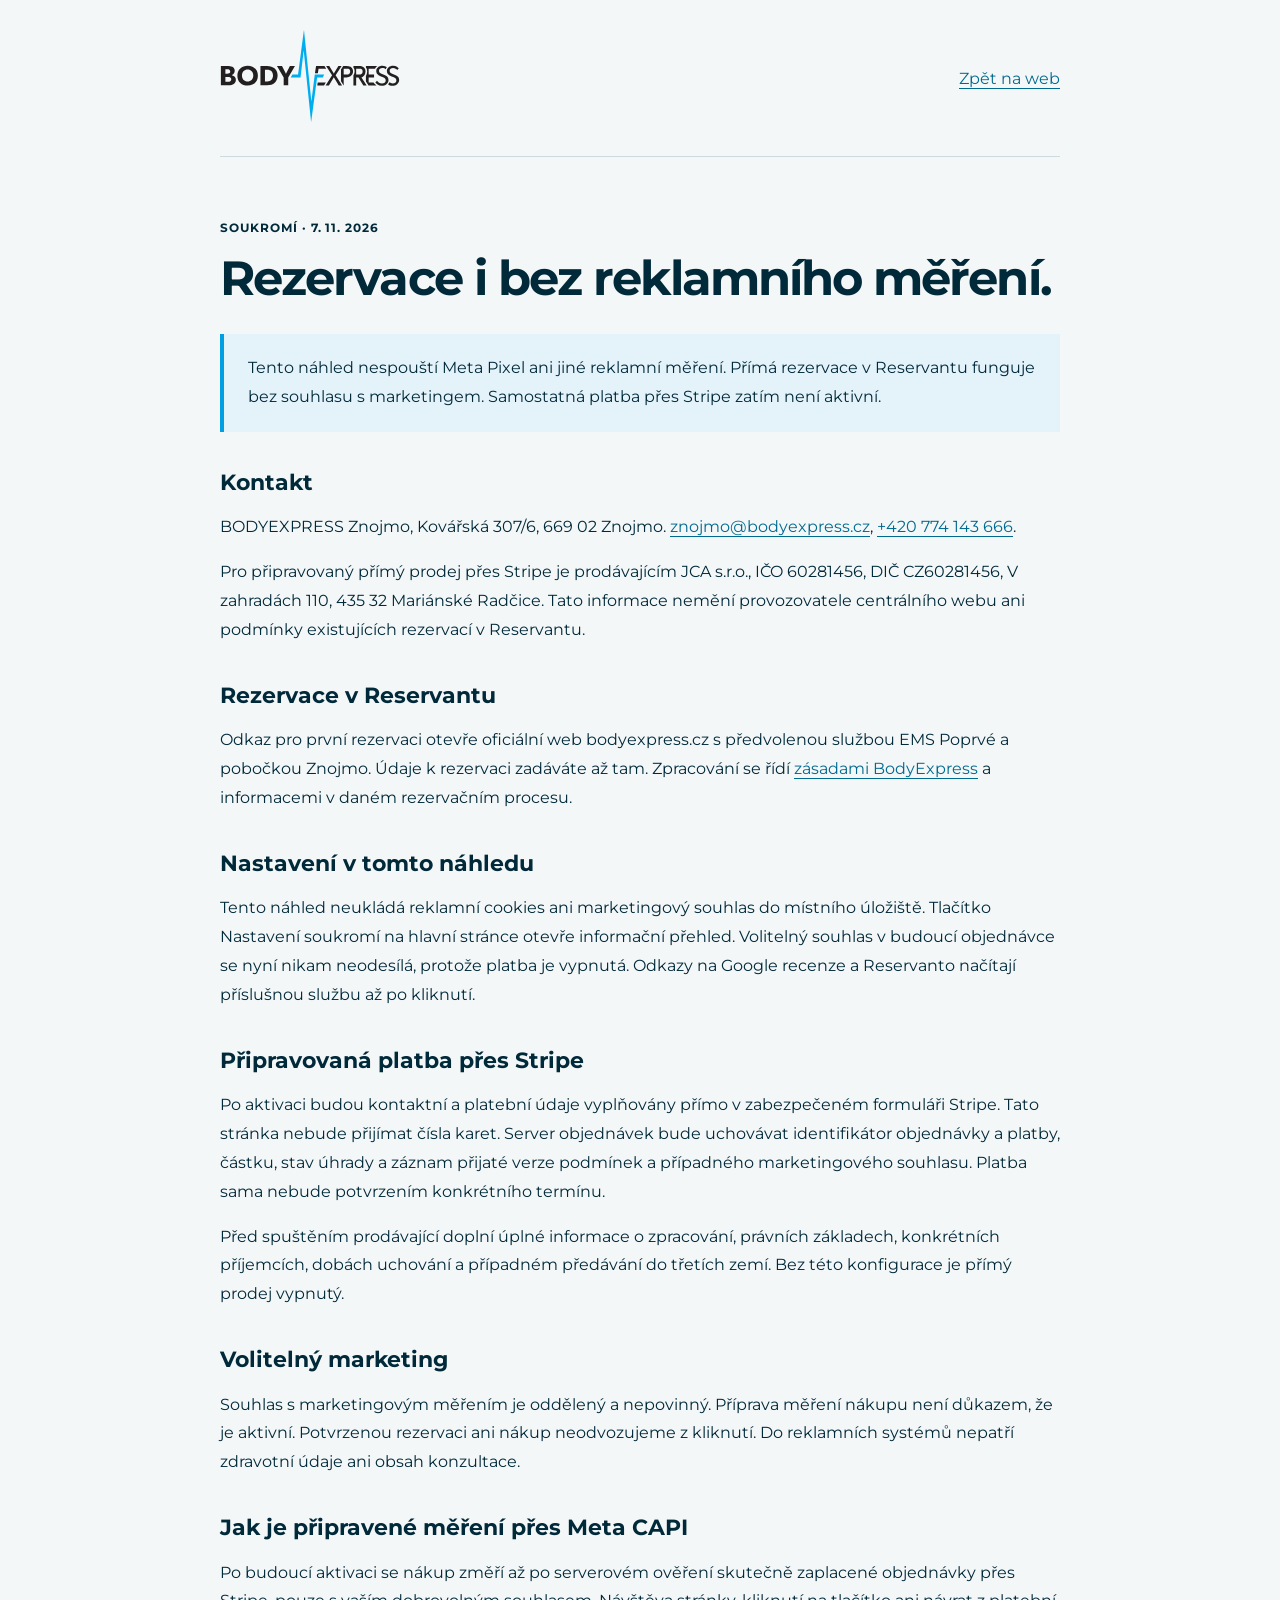
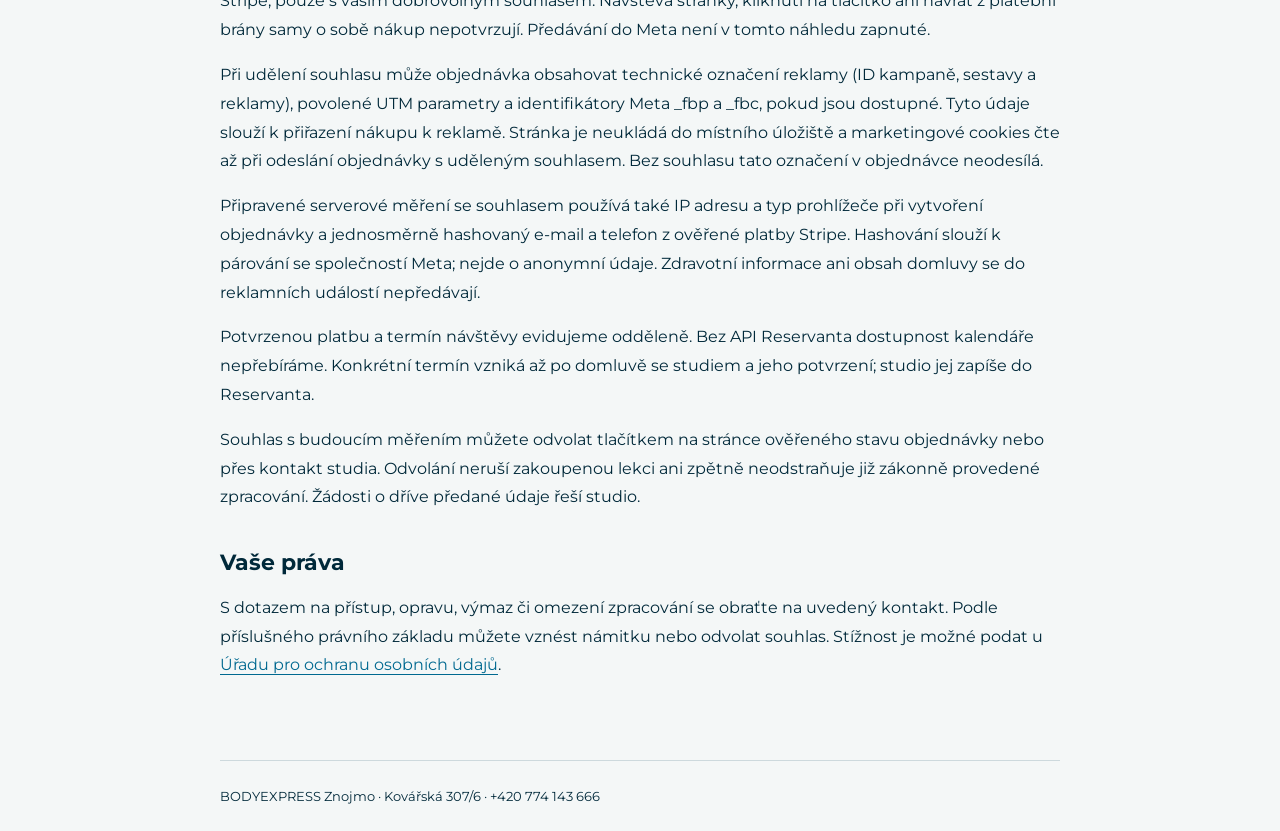
<file: privacy.html>
<!doctype html><html lang="cs"><head><meta charset="utf-8"><meta name="viewport" content="width=device-width,initial-scale=1"><title>Soukromí | BODYEXPRESS Znojmo</title><meta name="robots" content="noindex,nofollow"><link rel="stylesheet" href="document.css"></head><body><header><a href="index.html"><img src="assets/bodyexpress-logo.svg" alt="BODYEXPRESS Znojmo" width="180" height="53"></a><a href="index.html">Zpět na web</a></header><main><p class="eyebrow">SOUKROMÍ · 7. 11. 2026</p><h1>Rezervace i bez reklamního měření.</h1><p class="notice">Tento náhled nespouští Meta Pixel ani jiné reklamní měření. Přímá rezervace v Reservantu funguje bez souhlasu s marketingem. Samostatná platba přes Stripe zatím není aktivní.</p><h2>Kontakt</h2><p>BODYEXPRESS Znojmo, Kovářská 307/6, 669 02 Znojmo. <a href="mailto:znojmo@bodyexpress.cz">znojmo@bodyexpress.cz</a>, <a href="tel:+420774143666">+420 774 143 666</a>.</p><p>Pro připravovaný přímý prodej přes Stripe je prodávajícím JCA s.r.o., IČO 60281456, DIČ CZ60281456, V zahradách 110, 435 32 Mariánské Radčice. Tato informace nemění provozovatele centrálního webu ani podmínky existujících rezervací v Reservantu.</p><h2>Rezervace v Reservantu</h2><p>Odkaz pro první rezervaci otevře oficiální web bodyexpress.cz s předvolenou službou EMS Poprvé a pobočkou Znojmo. Údaje k rezervaci zadáváte až tam. Zpracování se řídí <a href="https://bodyexpress.cz/gdpr">zásadami BodyExpress</a> a informacemi v daném rezervačním procesu.</p><h2>Nastavení v tomto náhledu</h2><p>Tento náhled neukládá reklamní cookies ani marketingový souhlas do místního úložiště. Tlačítko Nastavení soukromí na hlavní stránce otevře informační přehled. Volitelný souhlas v budoucí objednávce se nyní nikam neodesílá, protože platba je vypnutá. Odkazy na Google recenze a Reservanto načítají příslušnou službu až po kliknutí.</p><h2>Připravovaná platba přes Stripe</h2><p>Po aktivaci budou kontaktní a platební údaje vyplňovány přímo v zabezpečeném formuláři Stripe. Tato stránka nebude přijímat čísla karet. Server objednávek bude uchovávat identifikátor objednávky a platby, částku, stav úhrady a záznam přijaté verze podmínek a případného marketingového souhlasu. Platba sama nebude potvrzením konkrétního termínu.</p><p>Před spuštěním prodávající doplní úplné informace o zpracování, právních základech, konkrétních příjemcích, dobách uchování a případném předávání do třetích zemí. Bez této konfigurace je přímý prodej vypnutý.</p><h2>Volitelný marketing</h2><p>Souhlas s marketingovým měřením je oddělený a nepovinný. Příprava měření nákupu není důkazem, že je aktivní. Potvrzenou rezervaci ani nákup neodvozujeme z kliknutí. Do reklamních systémů nepatří zdravotní údaje ani obsah konzultace.</p><h2>Jak je připravené měření přes Meta CAPI</h2><p>Po budoucí aktivaci se nákup změří až po serverovém ověření skutečně zaplacené objednávky přes Stripe, pouze s vaším dobrovolným souhlasem. Návštěva stránky, kliknutí na tlačítko ani návrat z platební brány samy o sobě nákup nepotvrzují. Předávání do Meta není v tomto náhledu zapnuté.</p><p>Při udělení souhlasu může objednávka obsahovat technické označení reklamy (ID kampaně, sestavy a reklamy), povolené UTM parametry a identifikátory Meta _fbp a _fbc, pokud jsou dostupné. Tyto údaje slouží k přiřazení nákupu k reklamě. Stránka je neukládá do místního úložiště a marketingové cookies čte až při odeslání objednávky s uděleným souhlasem. Bez souhlasu tato označení v objednávce neodesílá.</p><p>Připravené serverové měření se souhlasem používá také IP adresu a typ prohlížeče při vytvoření objednávky a jednosměrně hashovaný e-mail a telefon z ověřené platby Stripe. Hashování slouží k párování se společností Meta; nejde o anonymní údaje. Zdravotní informace ani obsah domluvy se do reklamních událostí nepředávají.</p><p>Potvrzenou platbu a termín návštěvy evidujeme odděleně. Bez API Reservanta dostupnost kalendáře nepřebíráme. Konkrétní termín vzniká až po domluvě se studiem a jeho potvrzení; studio jej zapíše do Reservanta.</p><p>Souhlas s budoucím měřením můžete odvolat tlačítkem na stránce ověřeného stavu objednávky nebo přes kontakt studia. Odvolání neruší zakoupenou lekci ani zpětně neodstraňuje již zákonně provedené zpracování. Žádosti o dříve předané údaje řeší studio.</p><h2>Vaše práva</h2><p>S dotazem na přístup, opravu, výmaz či omezení zpracování se obraťte na uvedený kontakt. Podle příslušného právního základu můžete vznést námitku nebo odvolat souhlas. Stížnost je možné podat u <a href="https://uoou.gov.cz/">Úřadu pro ochranu osobních údajů</a>.</p></main><footer>BODYEXPRESS Znojmo · Kovářská 307/6 · +420 774 143 666</footer></body></html>
</file>
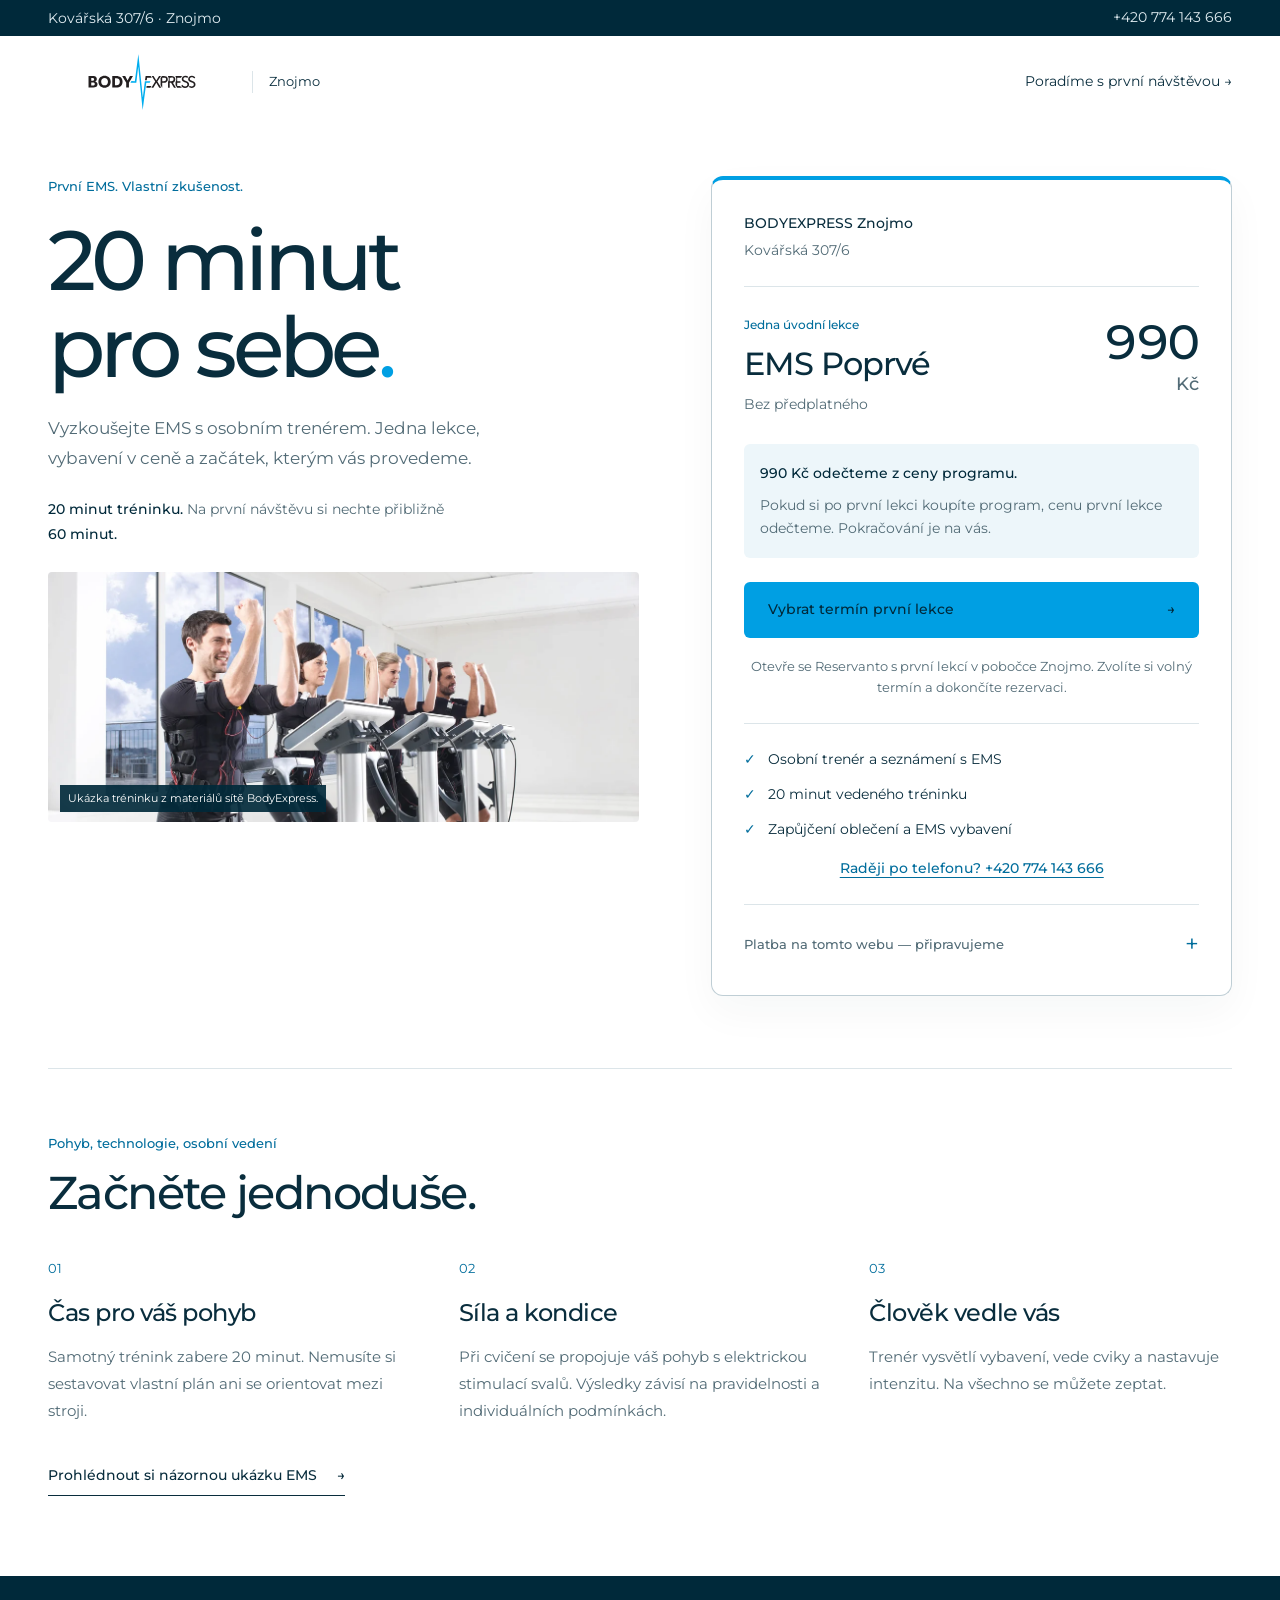
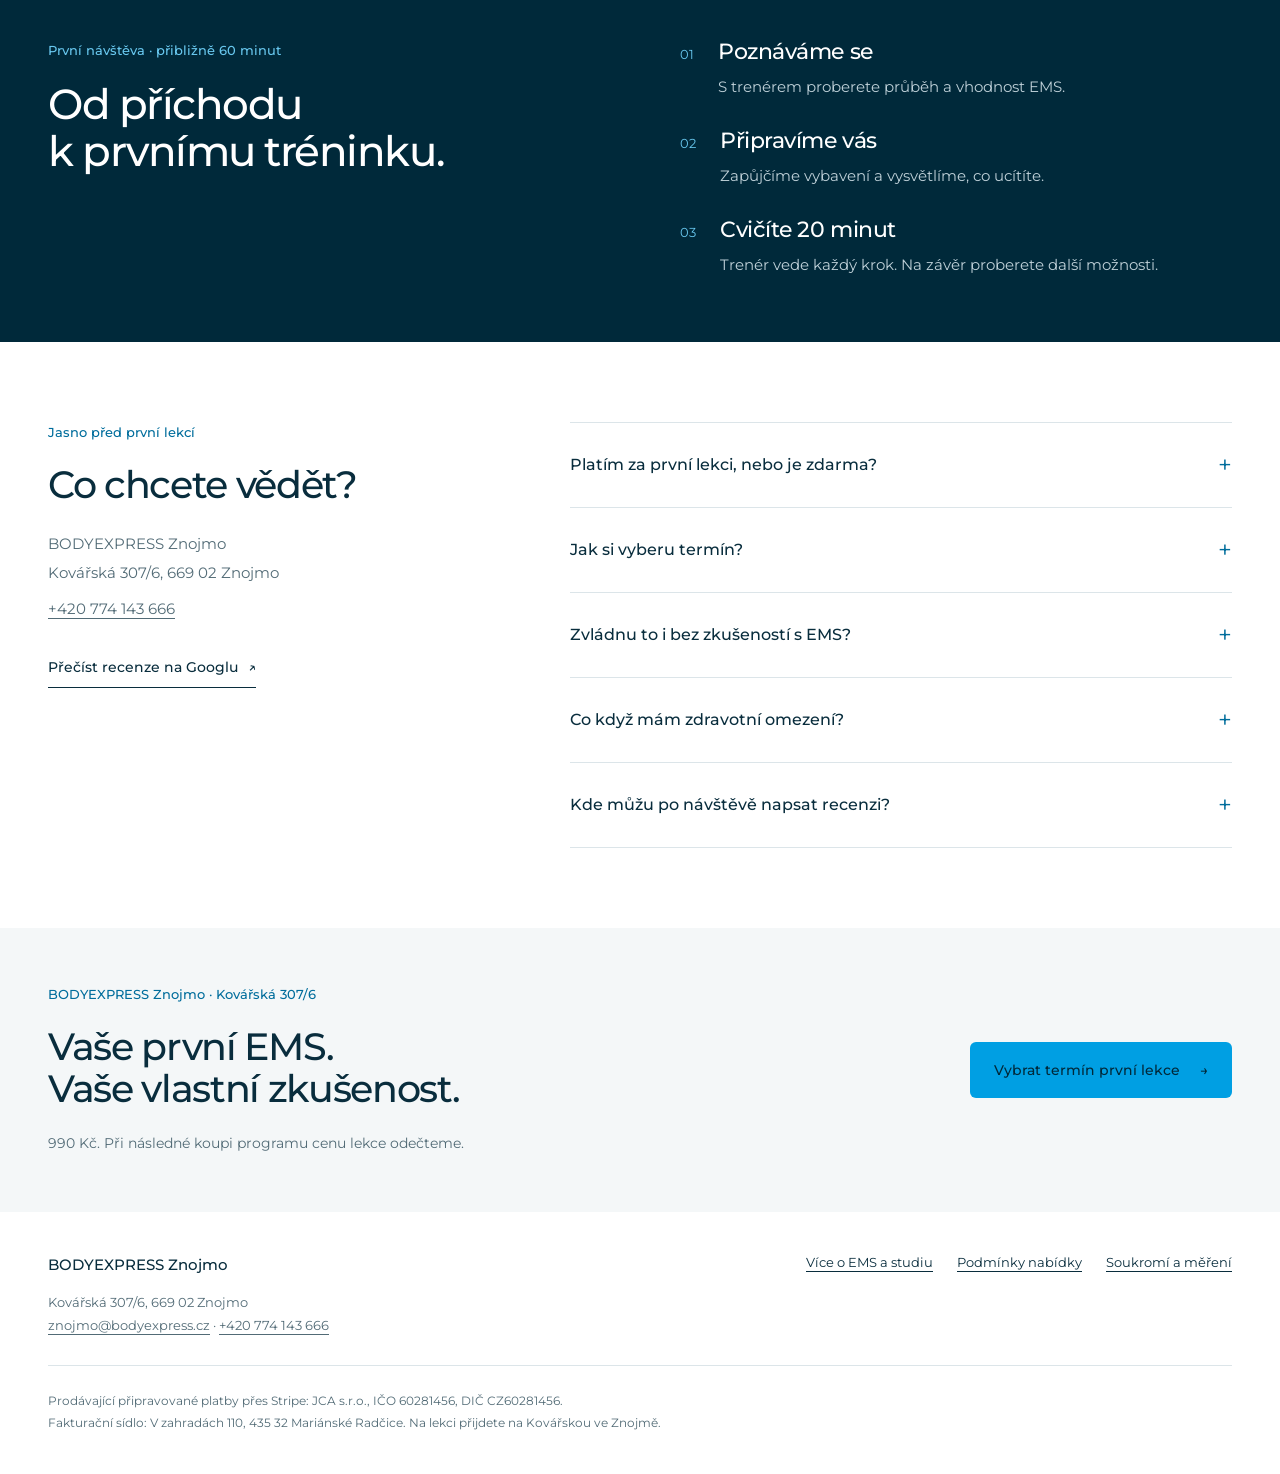
<file: prvni-lekce.html>
<!doctype html>
<html lang="cs"><head>
<meta charset="utf-8"><meta name="viewport" content="width=device-width,initial-scale=1">
<title>První EMS lekce za 990 Kč | BODYEXPRESS Znojmo</title>
<meta name="description" content="První EMS s osobním trenérem v BODYEXPRESS Znojmo na Kovářské. 990 Kč. Při následné koupi programu cenu první lekce odečteme.">
<meta name="robots" content="noindex,follow"><meta name="theme-color" content="#00293a"><meta name="referrer" content="strict-origin-when-cross-origin">
<link rel="canonical" href="https://bodyexpress.cz/znojmo">
<meta property="og:type" content="website"><meta property="og:locale" content="cs_CZ"><meta property="og:title" content="První EMS za 990 Kč. BODYEXPRESS Znojmo."><meta property="og:description" content="20 minut tréninku, osobní trenér a vybavení v ceně. Při následné koupi programu cenu lekce odečteme."><meta property="og:image" content="assets/ems-session.webp">
<link rel="icon" href="assets/favicon.svg" type="image/svg+xml"><link rel="preload" href="assets/montserrat-medium.ttf" as="font" type="font/ttf" crossorigin>
<link rel="stylesheet" href="styles.css?v=5"><link rel="stylesheet" href="offer.css?v=5"><script src="config.js" defer></script><script src="checkout.js?v=5" defer></script>
</head><body class="offer-page" data-page="first-lesson">
<a class="skip" href="#nabidka">Přejít na nabídku první lekce</a>
<div class="local-bar"><div class="wrap"><span>Kovářská 307/6 · Znojmo</span><a href="tel:+420774143666">+420 774 143 666</a></div></div>
<header class="offer-header wrap"><a class="brand" href="index.html" aria-label="BODYEXPRESS Znojmo – hlavní stránka"><img src="assets/bodyexpress-logo.svg" alt="BODY EXPRESS" width="188" height="58"><span>Znojmo</span></a><a class="offer-help" href="tel:+420774143666">Poradíme s první návštěvou →</a></header>
<main id="nabidka">
<section class="offer-hero wrap" aria-labelledby="offer-title">
<div class="offer-intro"><p class="eyebrow">První EMS. Vlastní zkušenost.</p><h1 id="offer-title">20 minut<br>pro sebe<span class="period">.</span></h1><p class="offer-lead">Vyzkoušejte EMS s osobním trenérem. Jedna lekce, vybavení v ceně a začátek, kterým vás provedeme.</p><p class="offer-time"><strong>20 minut tréninku.</strong> Na první návštěvu si nechte přibližně <strong>60 minut.</strong></p><figure class="offer-photo"><img src="assets/ems-session.webp" alt="EMS trénink s vybavením a vedením trenéra" width="1200" height="858" fetchpriority="high"><figcaption>Ukázka tréninku z materiálů sítě BodyExpress.</figcaption></figure></div>
<div class="order-card offer-order" id="prvni-lekce"><div class="order-location"><span>BODYEXPRESS Znojmo<small>Kovářská 307/6</small></span></div><div class="order-product"><div><p class="eyebrow">Jedna úvodní lekce</p><h2>EMS Poprvé</h2><p>Bez předplatného</p></div><div class="order-price">990<span>Kč</span></div></div>
<div class="program-benefit"><div><strong>990 Kč odečteme z ceny programu.</strong><p>Pokud si po první lekci koupíte program, cenu první lekce odečteme. Pokračování je na vás.</p></div></div>
<a class="button full booking-button" href="https://bodyexpress.cz/reservanto/ems/33/terminy?l=405" data-primary-offer-cta>Vybrat termín první lekce <span aria-hidden="true">→</span></a><p class="booking-note" data-payment-availability>Otevře se Reservanto s první lekcí v pobočce Znojmo. Zvolíte si volný termín a dokončíte rezervaci.</p>
<ul class="offer-includes"><li>Osobní trenér a seznámení s EMS</li><li>20 minut vedeného tréninku</li><li>Zapůjčení oblečení a EMS vybavení</li></ul><a class="order-phone" href="tel:+420774143666">Raději po telefonu? +420 774 143 666</a>
<details class="future-checkout"><summary>Platba na tomto webu — připravujeme<span aria-hidden="true">+</span></summary><div class="future-checkout-content"><p class="future-checkout-intro">Připravujeme také nákup lekce za 990 Kč přes Stripe. U této možnosti si termín domluvíte se studiem až po zaplacení.</p><div class="arrangement-note"><p><strong>Platba není rezervace konkrétního času.</strong><br>Domluvený termín následně studio zapíše do Reservanta.</p></div>
<form id="purchase-form"><label class="checkbox-label"><input type="checkbox" id="purchase-terms" name="termsAccepted" required><span>Souhlasím s <a href="obchodni-podminky.html" target="_blank" rel="noopener">obchodními podmínkami</a> a beru na vědomí, že termín si domluvím po zaplacení.</span></label><label class="checkbox-label optional"><input type="checkbox" id="purchase-marketing" name="marketingConsent"><span>Dobrovolně souhlasím s předáním údajů o nákupu společnosti Meta pro měření reklamy. <a href="privacy.html" target="_blank" rel="noopener">Podrobnosti a odvolání souhlasu</a></span></label><button type="submit" class="button full checkout-button" id="checkout-button" disabled><span>Online platbu připravujeme</span></button><p id="checkout-status" class="checkout-status" role="status">Online platba zatím není aktivní. Použijte tlačítko pro výběr termínu výše.</p><p class="payment-note">Platební údaje zadáte až v zabezpečené bráně Stripe.</p></form><div class="seller-note">Prodávající připravované platby: JCA s.r.o. · IČO 60281456.<br><a href="obchodni-podminky.html">Podmínky nákupu, změny a vrácení</a></div></div></details></div></section>
<section class="offer-why wrap" aria-labelledby="why-title"><p class="eyebrow">Pohyb, technologie, osobní vedení</p><h2 id="why-title">Začněte jednoduše.</h2><div class="offer-reasons"><article><span>01</span><h3>Čas pro váš pohyb</h3><p>Samotný trénink zabere 20 minut. Nemusíte si sestavovat vlastní plán ani se orientovat mezi stroji.</p></article><article><span>02</span><h3>Síla a kondice</h3><p>Při cvičení se propojuje váš pohyb s elektrickou stimulací svalů. Výsledky závisí na pravidelnosti a individuálních podmínkách.</p></article><article><span>03</span><h3>Člověk vedle vás</h3><p>Trenér vysvětlí vybavení, vede cviky a nastavuje intenzitu. Na všechno se můžete zeptat.</p></article></div><a class="text-link" href="index.html#jak-funguje-ems">Prohlédnout si názornou ukázku EMS <span aria-hidden="true">→</span></a></section>
<section class="offer-first"><div class="wrap"><div><p class="eyebrow">První návštěva · přibližně 60 minut</p><h2>Od příchodu<br>k prvnímu tréninku.</h2></div><ol class="offer-steps"><li><span>01</span><div><h3>Poznáváme se</h3><p>S trenérem proberete průběh a vhodnost EMS.</p></div></li><li><span>02</span><div><h3>Připravíme vás</h3><p>Zapůjčíme vybavení a vysvětlíme, co ucítíte.</p></div></li><li><span>03</span><div><h3>Cvičíte 20 minut</h3><p>Trenér vede každý krok. Na závěr proberete další možnosti.</p></div></li></ol></div></section>
<section class="offer-questions wrap" aria-labelledby="questions-title"><div><p class="eyebrow">Jasno před první lekcí</p><h2 id="questions-title">Co chcete vědět?</h2><p class="offer-contact">BODYEXPRESS Znojmo<br>Kovářská 307/6, 669 02 Znojmo<br><a href="tel:+420774143666">+420 774 143 666</a></p><a class="text-link" href="https://www.google.com/maps?cid=13844192429551173335" target="_blank" rel="noopener noreferrer">Přečíst recenze na Googlu <span aria-hidden="true">↗</span></a></div><div class="questions"><details><summary>Platím za první lekci, nebo je zdarma?<span aria-hidden="true">+</span></summary><p>První lekce stojí 990 Kč. Pokud si následně koupíte program, 990 Kč odečteme z jeho ceny. První rezervace tedy nemá nulovou cenu a nevzniká automatické předplatné.</p></details><details><summary>Jak si vyberu termín?<span aria-hidden="true">+</span></summary><p data-booking-faq>Tlačítko „Vybrat termín první lekce“ otevře Reservanto s předvolenou službou EMS Poprvé a pobočkou Znojmo. Tam zvolíte volný čas. Přímá platba na tomto webu se připravuje; při jejím pozdějším využití se bude termín domlouvat se studiem až po platbě.</p></details><details><summary>Zvládnu to i bez zkušeností s EMS?<span aria-hidden="true">+</span></summary><p>První lekce slouží k seznámení s EMS. Trenér vám vysvětlí každý krok a přizpůsobí vedení vaší zkušenosti. Vhodnost tréninku s vámi probere před cvičením.</p></details><details><summary>Co když mám zdravotní omezení?<span aria-hidden="true">+</span></summary><p>Při zdravotních omezeních, těhotenství nebo implantovaném elektronickém přístroji nejprve ověřte vhodnost EMS se svým lékařem a studiem. EMS není vhodné pro každého. Do formuláře neposílejte zdravotní údaje.</p></details><details><summary>Kde můžu po návštěvě napsat recenzi?<span aria-hidden="true">+</span></summary><p>Budeme rádi za vaši vlastní zkušenost. <a href="https://search.google.com/local/writereview?placeid=ChIJTaU7EgBVbUcR176MPapzIMA" target="_blank" rel="noopener noreferrer">Napsat recenzi pobočky Znojmo na Googlu</a>.</p></details></div></section>
<section class="offer-closing"><div class="wrap"><div><p class="eyebrow">BODYEXPRESS Znojmo · Kovářská 307/6</p><h2>Vaše první EMS.<br>Vaše vlastní zkušenost.</h2><p>990 Kč. Při následné koupi programu cenu lekce odečteme.</p></div><a class="button" href="https://bodyexpress.cz/reservanto/ems/33/terminy?l=405" data-primary-offer-cta>Vybrat termín první lekce <span aria-hidden="true">→</span></a></div></section>
</main><footer class="offer-footer wrap"><div><strong>BODYEXPRESS Znojmo</strong><p>Kovářská 307/6, 669 02 Znojmo<br><a href="mailto:znojmo@bodyexpress.cz">znojmo@bodyexpress.cz</a> · <a href="tel:+420774143666">+420 774 143 666</a></p></div><nav aria-label="Další informace"><a href="index.html">Více o EMS a studiu</a><a href="obchodni-podminky.html">Podmínky nabídky</a><a href="privacy.html">Soukromí a měření</a></nav><p class="offer-seller">Prodávající připravované platby přes Stripe: JCA s.r.o., IČO 60281456, DIČ CZ60281456.<br>Fakturační sídlo: V zahradách 110, 435 32 Mariánské Radčice. Na lekci přijdete na Kovářskou ve Znojmě.</p></footer>
<noscript><p class="noscript">Rezervace přes uvedené tlačítko funguje i bez JavaScriptu. Online platbu připravujeme.</p></noscript>
</body></html>
</file>
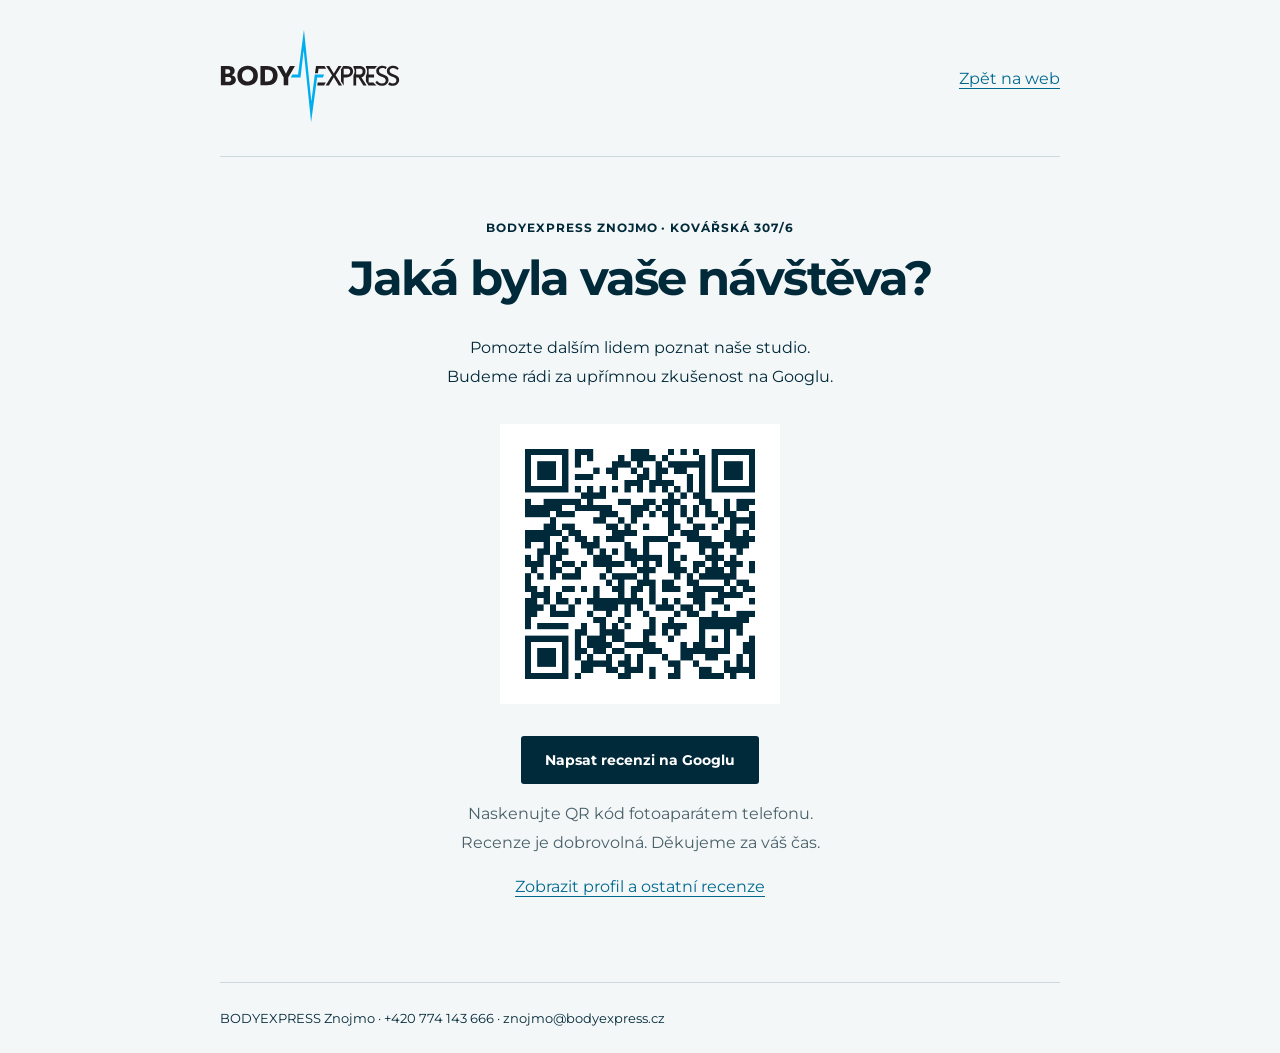
<file: recenze.html>
<!doctype html><html lang="cs"><head><meta charset="utf-8"><meta name="viewport" content="width=device-width,initial-scale=1"><title>Vaše zkušenost | BODYEXPRESS Znojmo</title><meta name="robots" content="noindex,nofollow"><link rel="stylesheet" href="document.css"></head><body><header><a href="index.html"><img src="assets/bodyexpress-logo.svg" alt="BODYEXPRESS Znojmo" width="180" height="53"></a><a href="index.html">Zpět na web</a></header><main class="center"><p class="eyebrow">BODYEXPRESS ZNOJMO · KOVÁŘSKÁ 307/6</p><h1>Jaká byla vaše návštěva?</h1><p>Pomozte dalším lidem poznat naše studio.<br>Budeme rádi za upřímnou zkušenost na Googlu.</p><img class="review-qr" src="assets/google-review-qr.png" width="280" height="280" alt="QR kód pro napsání recenze studia BODYEXPRESS Znojmo na Googlu"><a class="button" href="https://search.google.com/local/writereview?placeid=ChIJTaU7EgBVbUcR176MPapzIMA" target="_blank" rel="noopener noreferrer">Napsat recenzi na Googlu</a><p class="muted">Naskenujte QR kód fotoaparátem telefonu.<br>Recenze je dobrovolná. Děkujeme za váš čas.</p><p class="no-print"><a href="https://www.google.com/maps?cid=13844192429551173335" target="_blank" rel="noopener noreferrer">Zobrazit profil a ostatní recenze</a></p></main><footer>BODYEXPRESS Znojmo · +420 774 143 666 · znojmo@bodyexpress.cz</footer></body></html>
</file>
<file: styles.css>
@font-face{font-family:Montserrat;src:url('assets/montserrat-regular.ttf') format('truetype');font-weight:400;font-display:swap}@font-face{font-family:Montserrat;src:url('assets/montserrat-medium.ttf') format('truetype');font-weight:500 600;font-display:swap}
:root{--navy:#00293a;--ink:#092d3d;--blue:#009fe3;--blue-dark:#006d9c;--paper:#f4f7f8;--muted:#526b76;--line:#dce5e9;--ease:cubic-bezier(.22,1,.36,1)}*{box-sizing:border-box}html{scroll-behavior:smooth;scroll-padding-top:100px}body{margin:0;color:var(--ink);font-family:Montserrat,Arial,sans-serif;font-size:16px;line-height:1.65;background:#fff}button,input{font:inherit}button,a{-webkit-tap-highlight-color:transparent}a{color:inherit}button{cursor:pointer}img{max-width:100%;display:block}h1,h2,h3,p,figure{margin:0}h1,h2,h3{font-weight:500;line-height:1.12}h2{font-size:clamp(32px,3.6vw,52px);letter-spacing:-.035em}h3{font-size:23px;letter-spacing:-.02em}p{color:var(--muted)}a,button,input{touch-action:manipulation}a:focus-visible,button:focus-visible,input:focus-visible,summary:focus-visible{outline:3px solid var(--blue);outline-offset:5px}a{text-decoration-thickness:1px;text-underline-offset:4px}button{color:inherit}.wrap{width:min(1280px,calc(100% - 96px));margin-inline:auto}.section{padding-block:112px}.icon{width:20px;height:20px;fill:none;stroke:currentColor;stroke-width:1.6;stroke-linecap:round;stroke-linejoin:round;flex:none}.icon-defs{position:absolute;width:0;height:0;overflow:hidden}.skip{position:fixed;top:-80px;left:16px;z-index:100;background:#fff;padding:12px 24px}.skip:focus{top:12px}.eyebrow{font-size:13px;font-weight:500;margin-bottom:20px;color:var(--blue-dark)}.button{display:inline-flex;align-items:center;justify-content:center;gap:20px;min-height:56px;padding:16px 24px;background:var(--blue);color:var(--navy);border:0;border-radius:6px;text-decoration:none;font-size:14px;font-weight:500;line-height:1.4;transition:background-color .18s var(--ease),transform .18s var(--ease)}.button:hover{background:#26b3ef}.button:active{transform:scale(.98)}.button.full{width:100%}.button:disabled{cursor:not-allowed;background:#dfe7eb;color:#516974;transform:none}.text-link{display:inline-flex;align-items:center;gap:20px;font-size:14px;font-weight:500;text-decoration:none;border-bottom:1px solid currentColor;padding-block:8px}.quiet-link{display:inline-flex;gap:12px;font-size:13px;color:var(--muted);text-decoration:none;line-height:1.5}.quiet-link:hover{color:var(--navy)}
.local-bar{background:var(--navy);color:#e1edf2;font-size:11px}.local-bar>.wrap{display:flex;justify-content:space-between;align-items:center;min-height:36px;gap:16px}.local-bar span{display:flex;align-items:center;gap:8px}.local-bar .icon{width:14px;height:14px}.local-bar a{text-decoration:none}.header{background:#fff;border-bottom:1px solid var(--line);position:relative;z-index:20}.header-inner{height:100px;display:flex;align-items:center;gap:32px}.brand{display:flex;align-items:center;gap:16px;text-decoration:none;flex:none}.brand img{width:188px;height:58px;object-fit:contain}.brand>span{border-left:1px solid var(--line);padding-left:16px;font-size:13px}.header nav{display:flex;gap:28px;margin-left:auto}.header nav a{font-size:12px;text-decoration:none;white-space:nowrap}.header nav a:hover{color:var(--blue-dark)}.header-cta{min-height:44px;padding:12px 20px;font-size:12px;gap:16px}.menu-toggle{display:none}
.hero{background:var(--paper);overflow:hidden}.hero-grid{display:grid;grid-template-columns:1fr 1fr;min-height:660px;gap:56px;align-items:center}.hero-copy{padding-block:64px;animation:hero-in .65s var(--ease) both}.hero-copy .eyebrow{margin-bottom:24px}.hero h1{font-size:clamp(60px,6.2vw,88px);letter-spacing:-.055em;line-height:1.02}.period{color:var(--blue)}.hero-subtitle{font-size:clamp(24px,2.3vw,32px);color:var(--navy);margin-top:20px;font-weight:500;letter-spacing:-.03em}.hero-lead{font-size:15px;max-width:450px;margin-top:20px}.hero-actions{display:flex;align-items:center;gap:28px;margin-top:32px}.hero-price{font-size:24px;line-height:1.3;font-weight:500;letter-spacing:-.02em;white-space:nowrap;font-variant-numeric:tabular-nums}.hero-price small{display:block;font-size:10px;color:var(--muted);font-weight:400;letter-spacing:0;margin-top:4px}.hero .quiet-link{margin-top:20px}.time-note{display:flex;align-items:flex-start;gap:12px;margin-top:36px;font-size:12px;line-height:1.6}.time-note .icon{color:var(--blue-dark);margin-top:2px}.time-note strong{font-weight:500;color:var(--navy)}.hero-visual{position:relative;align-self:stretch;min-width:0;margin-right:calc((1280px - 100vw)/2)}.hero-visual>img{width:100%;height:100%;position:absolute;inset:0;object-fit:cover;object-position:34% center}.hero-visual figcaption{position:absolute;bottom:16px;left:24px;color:#fff;font-size:9px;background:rgba(0,41,58,.82);padding:5px 9px}.photo-label{position:absolute;bottom:64px;left:-24px;right:32px;background:var(--navy);padding:24px 28px;color:#fff;display:grid;grid-template-columns:1fr auto;gap:4px 16px;max-width:360px}.photo-label span{font-size:12px;color:#abc6d1}.photo-label strong{font-size:22px;font-weight:500;grid-column:1}.photo-label .icon{grid-column:2;grid-row:1/3;align-self:center;color:#58c5f3}.trust-strip{border-block:1px solid var(--line)}.trust-strip>.wrap{min-height:84px;display:flex;justify-content:space-between;align-items:center;gap:24px}.trust-strip span{display:flex;align-items:center;gap:12px;font-size:13px}.trust-strip .icon{color:var(--blue-dark)}
.section-heading{display:grid;grid-template-columns:1.3fr 1fr;gap:96px;align-items:end;margin-bottom:56px}.section-heading>p{font-size:15px;max-width:450px;padding-bottom:4px}.section-heading h2 span{color:var(--blue-dark)}.explainer{background:var(--navy);color:#fff}.explainer .eyebrow{color:#68c8ef}.explainer .section-heading h2 span{color:#68c8ef}.explainer .section-heading>p{color:#b0c6cf}.ems-grid{display:grid;grid-template-columns:1.08fr 1fr;gap:64px;align-items:stretch}.ems-visual{background:#0a3345;border:1px solid #315362;padding:24px;border-radius:12px}.diagram-top{display:flex;justify-content:space-between;gap:16px;font-size:11px;color:#b7ccd5}.diagram-index{font-variant-numeric:tabular-nums;color:#68c8ef;white-space:nowrap}.body-diagram{display:block;width:100%;height:auto;margin:12px auto 0;max-height:480px}.body-shape{transform-origin:280px 440px;transition:transform .6s var(--ease)}.ems-visual[data-step="0"] .body-shape{transform:rotate(-3deg)}.electrodes{transition:fill .6s var(--ease),stroke .6s var(--ease)}.ems-visual[data-phase="active"] .electrodes{fill:#009fe3;stroke:#8cddff}.ems-visual[data-step="1"] .signal-path{stroke-dasharray:8 6;animation:signal-flow .8s linear 5}.ems-visual[data-step="2"] .controller{stroke:#68c8ef}.ems-visual[data-step="2"] .controller>rect:first-child{stroke:#68c8ef;stroke-width:2}.phase-row{display:flex;align-items:center;gap:8px;min-height:48px;border-top:1px solid #315362;padding-top:12px;font-size:11px;color:#c4d4db}.phase-indicator{width:6px;height:6px;border-radius:50%;background:#91aab5;flex:none}.ems-visual[data-phase="active"] .phase-indicator{background:#42c5ff}.phase-row button{display:flex;align-items:center;gap:6px;padding:8px 0 8px 12px;margin-left:auto;border:0;background:none;color:#fff;font-size:11px;white-space:nowrap}.phase-row button .icon{width:16px;height:16px}.diagram-note{font-size:9px;color:#a7c0ca;line-height:1.6;margin-top:8px}.ems-explanation{display:flex;flex-direction:column;padding-top:0}.ems-steps{border-top:1px solid #315362}.ems-step{display:flex;align-items:center;gap:20px;width:100%;text-align:left;padding:24px 0;background:none;border:0;border-bottom:1px solid #315362;color:#fff;transition:background-color .18s var(--ease)}.ems-step>span{color:#91b0be;font-size:12px;align-self:flex-start;padding-top:3px;font-variant-numeric:tabular-nums}.ems-step>div{flex:1}.ems-step strong{font-size:18px;font-weight:500}.ems-step small{display:block;color:#a7c0ca;font-size:11px;margin-top:8px}.ems-step>.icon{color:#7c9ba9;transition:transform .18s var(--ease)}.ems-step.active>span,.ems-step.active strong,.ems-step.active>.icon{color:#68c8ef}.ems-step.active>.icon{transform:translateX(-4px)}.ems-step:hover{background:#0a3345}.step-detail{padding:32px 0;min-height:240px}.step-detail .eyebrow{font-size:11px;margin-bottom:12px}.step-detail h3{font-size:28px;line-height:1.25}.step-detail>p:last-child{margin-top:16px;color:#b0c6cf;font-size:13px;max-width:420px}.ems-explanation>.text-link{color:#68c8ef;align-self:flex-start;margin-top:auto;font-size:12px}
.reasons-layout{display:grid;grid-template-columns:1fr 1fr;gap:96px}.reason-main{background:var(--paper);padding:40px;border-left:4px solid var(--blue)}.big-number{display:flex;align-items:baseline;gap:12px;font-size:112px;line-height:1;letter-spacing:-.08em;font-variant-numeric:tabular-nums;color:var(--navy);margin-bottom:28px}.big-number>span{font-size:24px;letter-spacing:-.02em;color:var(--blue-dark)}.reason-main h3{font-size:27px;line-height:1.25}.reason-main>p{font-size:13px;margin-top:20px;max-width:360px}.reason-list{display:flex;flex-direction:column}.reason-list article{display:flex;gap:24px;padding:28px 0;border-top:1px solid var(--line)}.reason-list article:first-child{padding-top:16px;border-top:0}.reason-list article:last-child{padding-bottom:0}.reason-list article>span{font-size:11px;color:var(--blue-dark);padding-top:4px}.reason-list h3{font-size:21px}.reason-list p{font-size:13px;margin-top:12px;max-width:390px}.first-visit{background:var(--paper);padding-block:96px}.first-grid{display:grid;grid-template-columns:1fr 1fr;gap:96px}.first-heading h2{font-size:44px;line-height:1.16}.first-heading>p:not(.eyebrow){margin-top:24px;font-size:14px;max-width:400px}.first-time{display:flex;align-items:center;gap:12px;margin-top:32px;font-size:12px;color:var(--navy)}.first-time span{display:flex;align-items:center;gap:10px}.first-time i{width:4px;height:4px;border-radius:50%;background:var(--blue)}.visit-timeline{list-style:none;margin:0;padding:0}.visit-timeline li{position:relative;display:flex;gap:24px;padding-bottom:32px}.visit-timeline li:last-child{padding-bottom:0}.visit-timeline li:not(:last-child):before{position:absolute;content:"";width:1px;top:34px;bottom:4px;left:16px;background:#b9ced7}.visit-timeline li>span{width:34px;height:34px;border:1px solid #b9ced7;display:flex;align-items:center;justify-content:center;border-radius:50%;font-size:10px;flex:none;background:var(--paper);color:var(--blue-dark)}.visit-timeline h3{font-size:19px;margin-top:5px}.visit-timeline p{font-size:12px;margin-top:12px;max-width:380px}
.purchase{display:grid;grid-template-columns:1fr 1fr;gap:96px;align-items:start}.purchase h2 span{color:var(--blue-dark)}.purchase-lead{margin-top:24px;font-size:16px;max-width:430px}.check-list{list-style:none;padding:0;margin:32px 0;font-size:13px;display:grid;gap:16px}.check-list li{display:flex;gap:12px;align-items:center}.check-list .icon{color:var(--blue-dark);width:18px;height:18px}.before-purchase{border-top:1px solid var(--line);padding-top:28px;max-width:410px}.before-purchase strong{font-size:14px;font-weight:500}.before-purchase p{font-size:12px;margin-top:8px}.before-purchase a{display:inline-flex;gap:24px;align-items:center;font-size:22px;text-decoration:none;font-weight:500;margin-top:16px}.order-card{border:1px solid #bfced5;border-radius:12px;padding:32px;box-shadow:0 8px 32px rgba(0,41,58,.05)}.order-location{display:flex;align-items:center;gap:12px;padding-bottom:24px;border-bottom:1px solid var(--line);font-size:13px;font-weight:500}.order-location .icon{color:var(--blue-dark)}.order-location small{display:block;font-size:11px;font-weight:400;color:var(--muted);margin-top:4px}.order-product{display:flex;gap:20px;justify-content:space-between;align-items:center;padding-block:28px}.order-product .eyebrow{font-size:10px;margin-bottom:8px}.order-product h3{font-size:28px}.order-product p:last-child{font-size:10px;margin-top:12px}.order-price{font-size:44px;line-height:1.1;font-weight:500;letter-spacing:-.05em;white-space:nowrap;font-variant-numeric:tabular-nums}.order-price span{display:block;font-size:16px;letter-spacing:0;text-align:right;color:var(--muted);margin-top:4px}.arrangement-note{display:flex;gap:12px;background:#edf6fa;padding:16px;border-radius:6px;margin-bottom:24px}.arrangement-note .icon{color:var(--blue-dark);margin-top:2px;width:18px;height:18px}.arrangement-note p{font-size:11px;line-height:1.7;color:var(--navy)}.arrangement-note strong{font-weight:500}.checkbox-label{display:flex;align-items:flex-start;gap:12px;font-size:11px;line-height:1.6;margin-bottom:16px}.checkbox-label input{appearance:auto;width:18px;height:18px;margin:0;flex:none;accent-color:var(--blue-dark)}.checkbox-label a{color:var(--blue-dark)}.checkbox-label.optional{color:var(--muted);font-size:10px;margin-bottom:24px}.checkout-button{justify-content:space-between}.checkout-status{font-size:11px;text-align:center;margin-top:12px;line-height:1.6}.checkout-status[data-state="error"]{color:#a22c2c}.order-phone{display:block;text-align:center;font-size:11px;font-weight:500;margin-top:12px;color:var(--blue-dark)}.payment-note{display:flex;justify-content:center;align-items:center;gap:8px;font-size:9px;margin-top:24px}.payment-note .icon{width:15px;height:15px}.seller-note{font-size:9px;line-height:1.7;color:var(--muted);border-top:1px solid var(--line);margin-top:24px;padding-top:20px}.seller-note a{display:inline-block;margin-top:8px}
.faq{display:grid;grid-template-columns:.8fr 1.2fr;gap:96px;padding-top:0}.faq-heading>p:last-child{font-size:13px;margin-top:28px;line-height:1.8}.faq-heading a{color:var(--blue-dark)}.questions{border-top:1px solid var(--line)}details{border-bottom:1px solid var(--line)}summary{display:flex;align-items:center;justify-content:space-between;gap:24px;cursor:pointer;font-size:14px;font-weight:500;padding:24px 0;list-style:none}summary::-webkit-details-marker{display:none}summary span{font-size:24px;color:var(--blue-dark);font-weight:400;transition:transform .2s var(--ease)}details[open] summary span{transform:rotate(45deg)}details>p{font-size:12px;line-height:1.8;padding:0 32px 24px 0}details>p a{color:var(--blue-dark)}.studio{display:grid;grid-template-columns:1fr 1fr;background:var(--paper)}.studio>figure{position:relative;min-height:560px}.studio>figure img{width:100%;height:100%;object-fit:cover;position:absolute;inset:0}.studio figcaption{position:absolute;bottom:12px;left:24px;font-size:9px;color:#fff;background:rgba(0,41,58,.8);padding:4px 8px}.studio-copy{padding:64px clamp(32px,6vw,96px)}.studio-copy>p:not(.eyebrow){margin-top:24px;max-width:400px;font-size:14px}.studio address{display:grid;gap:12px;font-style:normal;font-size:13px;margin-top:32px;margin-bottom:24px}.studio address strong{font-weight:500}.studio address span{color:var(--muted);font-size:15px}.studio address a{color:var(--blue-dark);text-decoration:none}.studio .text-link{font-size:12px}.closing{background:var(--navy);color:white;padding-block:80px}.closing>.wrap{display:grid;grid-template-columns:1fr 1fr;gap:16px 96px;align-items:end}.closing .eyebrow{grid-column:1/-1;color:#9fbdcb;margin-bottom:8px}.closing h2{font-size:52px}.closing>.wrap>div{justify-self:end;padding-bottom:4px}.closing>.wrap>div>p{font-size:11px;color:#a9c3cf;margin-top:16px}.footer{padding:48px 0 32px}.footer-top{display:flex;align-items:center;justify-content:space-between;gap:32px;padding-bottom:32px}.footer-top>p{font-size:13px}.footer-top>a:last-child{font-size:16px;text-decoration:none}.footer-bottom{display:flex;justify-content:space-between;gap:24px;border-top:1px solid var(--line);padding-top:24px;font-size:10px;color:var(--muted)}.footer-bottom nav{display:flex;flex-wrap:wrap;gap:24px}.footer-bottom a,.footer-bottom button{font-size:10px;color:var(--muted);text-decoration:none;border:0;background:none;padding:0}.legal-company{font-size:9px;margin-top:24px;line-height:1.8}.mobile-cta{display:none}.noscript{background:var(--paper);padding:16px;text-align:center;font-size:12px}dialog{border:1px solid var(--line);border-radius:12px;max-width:500px;width:calc(100% - 32px);padding:32px;color:var(--navy)}dialog::backdrop{background:rgba(0,25,36,.65)}.dialog-head{display:flex;align-items:flex-start;justify-content:space-between;gap:20px;margin-bottom:24px}.dialog-head h2{font-size:28px}.dialog-close{background:none;border:0;font-size:28px;line-height:1;padding:0 4px}.dialog-head~p{font-size:13px;margin-bottom:20px}.dialog-head~p a{color:var(--blue-dark)}
@keyframes hero-in{from{opacity:0;transform:translateY(8px)}to{opacity:1;transform:translateY(0)}}@keyframes signal-flow{to{stroke-dashoffset:-28}}@media(min-width:1376px){.hero-visual{margin-right:calc((1280px - 100vw)/2)}}@media(max-width:1375px){.hero-visual{margin-right:-48px}}@media(max-width:1180px){.wrap{width:calc(100% - 64px)}.header-inner{gap:24px}.header nav{gap:20px}.header nav a{font-size:11px}.brand img{width:160px}.brand>span{font-size:11px;padding-left:12px}.brand{gap:12px}.hero-grid{gap:40px;min-height:640px}.hero h1{font-size:76px}.hero-visual{margin-right:-32px}.section-heading,.reasons-layout,.first-grid,.purchase,.faq{gap:56px}.ems-grid{gap:40px}.ems-visual{padding:20px}.phase-row{flex-wrap:wrap}.step-detail{min-height:260px}.first-heading h2{font-size:40px}.order-card{padding:28px}.order-price{font-size:40px}}@media(max-width:980px){.header-inner{height:84px}.header nav{gap:16px}.header nav a{font-size:10px}.header-cta{padding:12px 16px;gap:8px}.brand>span{display:none}.hero h1{font-size:64px}.hero-subtitle{font-size:25px}.hero-lead{font-size:13px}.hero-actions{gap:20px}.hero-actions>.button{padding:16px 20px;gap:12px}.hero-price{font-size:21px}.hero-grid{min-height:600px;gap:32px}.hero-copy{padding-block:48px}.trust-strip span{font-size:11px;gap:8px}.section{padding-block:88px}.section-heading{gap:40px}.section-heading>p{font-size:13px}.ems-grid{gap:32px}.ems-step{gap:16px;padding:20px 0}.ems-step strong{font-size:16px}.ems-step small{font-size:10px}.ems-visual{padding:16px}.diagram-labels{font-size:11px}.diagram-top{font-size:9px}.step-detail{padding:24px 0;min-height:240px}.step-detail h3{font-size:24px}.step-detail>p:last-child{font-size:12px}.ems-explanation>.text-link{font-size:10px;gap:12px}.reasons-layout,.first-grid,.purchase,.faq{gap:40px}.reason-main{padding:32px}.big-number{font-size:96px}.reason-main h3{font-size:23px}.reason-list h3{font-size:19px}.reason-list p{font-size:12px}.first-heading h2{font-size:36px}.first-time{font-size:10px}.purchase-lead{font-size:14px}.order-card{padding:24px}.order-product{gap:12px}.order-product h3{font-size:23px}.order-price{font-size:36px}.order-product p:last-child{font-size:9px}.checkbox-label{font-size:10px}.faq{padding-top:0}.studio-copy{padding:56px 40px}.studio>figure{min-height:540px}.closing h2{font-size:44px}.closing>.wrap{gap:24px 40px}}
@media(max-width:760px){html{scroll-padding-top:24px}.wrap{width:calc(100% - 40px)}.local-bar>.wrap{min-height:32px;font-size:9px}.header-inner{height:76px;gap:16px;justify-content:space-between}.brand img{width:160px;height:52px}.header-cta{margin-left:auto;font-size:10px;min-height:40px;padding:10px 12px;gap:8px}.header-cta .icon{width:15px;height:15px}.menu-toggle{display:flex;order:3;width:36px;height:40px;align-items:center;justify-content:center;flex-direction:column;gap:6px;border:0;background:none;padding:8px}.menu-toggle span{display:block;width:20px;height:1px;background:var(--navy);transition:transform .2s var(--ease)}.menu-toggle[aria-expanded="true"] span:first-child{transform:translateY(3.5px) rotate(45deg)}.menu-toggle[aria-expanded="true"] span:last-child{transform:translateY(-3.5px) rotate(-45deg)}.header nav{display:none;position:absolute;top:76px;left:0;right:0;background:#fff;padding:16px 20px 24px;border-bottom:1px solid var(--line);flex-direction:column;gap:0;margin:0}.header nav.open{display:flex}.header nav a{font-size:13px;padding:12px 0}.hero-grid{display:flex;flex-direction:column;gap:0;min-height:0;align-items:stretch}.hero-copy{padding-block:40px 36px}.hero-copy .eyebrow{font-size:11px;margin-bottom:20px}.hero h1{font-size:68px;line-height:1.01}.hero-subtitle{font-size:25px;margin-top:16px}.hero-lead{font-size:13px;max-width:440px;margin-top:16px}.hero-actions{margin-top:24px;gap:24px}.hero-actions .button{min-height:52px;font-size:13px;padding:16px 24px;gap:20px}.hero-price{font-size:24px}.hero-price small{font-size:9px}.hero .quiet-link{font-size:11px;margin-top:16px}.time-note{margin-top:24px;font-size:11px;gap:10px}.time-note br{display:none}.hero-visual{height:360px;min-height:360px;margin:0 -20px}.hero-visual>img{object-position:center 45%}.photo-label{left:20px;right:auto;bottom:48px;padding:16px 20px;max-width:none;min-width:240px;gap:4px 20px}.photo-label span{font-size:10px}.photo-label strong{font-size:18px}.hero-visual figcaption{left:20px;bottom:12px;font-size:8px}.trust-strip>.wrap{padding-block:20px;min-height:0;display:grid;grid-template-columns:1fr;gap:12px}.trust-strip span{font-size:11px}.trust-strip .icon{width:16px;height:16px}.section{padding-block:64px}.eyebrow{font-size:11px;margin-bottom:16px}h2{font-size:34px;letter-spacing:-.04em}.section-heading{grid-template-columns:1fr;gap:24px;margin-bottom:32px}.section-heading>p{max-width:100%;font-size:13px;padding:0}.ems-grid{grid-template-columns:1fr;gap:32px}.ems-visual{padding:16px;border-radius:8px}.body-diagram{max-height:380px;margin-top:8px}.diagram-top{font-size:9px}.phase-row{font-size:10px;gap:6px;flex-wrap:nowrap}.phase-row button{font-size:10px;gap:4px}.diagram-note{font-size:8px}.ems-step{padding:20px 0}.ems-step strong{font-size:17px}.ems-step small{font-size:11px;margin-top:4px}.step-detail{min-height:0;padding:28px 0}.step-detail h3{font-size:27px}.step-detail>p:last-child{font-size:13px;max-width:100%}.ems-explanation>.text-link{font-size:12px}.reasons-layout,.first-grid,.purchase,.faq{grid-template-columns:1fr;gap:32px}.reason-main{padding:28px}.big-number{font-size:88px;margin-bottom:24px}.big-number>span{font-size:22px}.reason-main h3{font-size:25px}.reason-main>p{font-size:12px;max-width:100%}.reason-list article{padding:24px 0;gap:20px}.reason-list article:first-child{padding-top:0}.reason-list h3{font-size:21px}.reason-list p{font-size:13px;max-width:100%}.first-visit{padding-block:64px}.first-heading h2{font-size:34px}.first-heading>p:not(.eyebrow){font-size:13px;margin-top:20px;max-width:100%}.first-time{font-size:11px;margin-top:24px}.visit-timeline{margin-top:8px}.visit-timeline li{gap:20px;padding-bottom:28px}.visit-timeline h3{font-size:19px}.visit-timeline p{font-size:12px;margin-top:8px;max-width:100%}.purchase{gap:36px}.purchase-lead{max-width:100%;font-size:14px;margin-top:20px}.check-list{gap:14px;font-size:12px;margin-block:24px}.before-purchase{max-width:100%;padding-top:24px}.before-purchase strong{font-size:13px}.before-purchase a{font-size:22px}.order-card{padding:24px 20px;border-radius:8px}.order-location{font-size:12px;padding-bottom:20px}.order-product{padding-block:24px}.order-product h3{font-size:25px}.order-product p:last-child{font-size:9px}.order-price{font-size:40px}.order-price span{font-size:14px}.arrangement-note{padding:14px 12px}.arrangement-note p{font-size:10px}.checkbox-label{font-size:11px}.checkbox-label.optional{font-size:10px}.checkout-status{font-size:11px}.order-phone{font-size:11px}.payment-note{font-size:8px;gap:6px}.seller-note{font-size:9px}.faq{padding-top:0;gap:32px}.faq-heading>p:last-child{font-size:12px;margin-top:20px}.faq h2 br{display:none}summary{padding:20px 0;font-size:13px;gap:20px}details>p{font-size:12px;padding-right:16px}.studio{grid-template-columns:1fr}.studio>figure{min-height:300px;order:2}.studio-copy{padding:48px 20px}.studio-copy h2{font-size:36px}.studio-copy>p:not(.eyebrow){font-size:13px;margin-top:20px}.studio address{font-size:12px;margin-top:24px}.studio-copy .eyebrow{margin-bottom:16px}.studio figcaption{left:20px;font-size:8px}.closing{padding-block:56px}.closing>.wrap{grid-template-columns:1fr;gap:24px}.closing .eyebrow{margin:0;font-size:10px}.closing h2{font-size:40px}.closing>.wrap>div{justify-self:start}.closing .button{font-size:12px}.closing>.wrap>div>p{font-size:10px;margin-top:12px}.footer{padding-top:36px;padding-bottom:112px}.footer-top{flex-wrap:wrap;gap:24px;padding-bottom:28px}.footer-top .brand{width:100%}.footer-top .brand img{width:156px}.footer-top>p{font-size:11px}.footer-top>a:last-child{font-size:13px}.footer-bottom{flex-direction:column;gap:20px;font-size:9px;padding-top:20px}.footer-bottom nav{gap:16px}.footer-bottom a,.footer-bottom button{font-size:9px}.legal-company{font-size:8px;margin-top:20px}.mobile-cta{display:flex;position:fixed;left:0;right:0;bottom:0;z-index:40;background:#fff;border-top:1px solid var(--line);box-shadow:0 -4px 16px rgba(0,41,58,.04);padding:12px 20px calc(12px + env(safe-area-inset-bottom));justify-content:space-between;gap:12px;align-items:center;transition:transform .25s var(--ease)}.mobile-cta.hidden-by-order{transform:translateY(110%);pointer-events:none}.mobile-cta>div{display:flex;flex-direction:column;gap:4px}.mobile-cta strong{font-size:12px;font-weight:500}.mobile-cta span{font-size:8px;color:var(--muted)}.mobile-cta .button{padding:12px 16px;min-height:44px;font-size:11px;gap:12px}.mobile-cta .icon{width:16px;height:16px}dialog{padding:24px}.dialog-head h2{font-size:24px}.dialog-head~p{font-size:12px}}
@media(max-width:380px){.wrap{width:calc(100% - 32px)}.brand img{width:136px}.header-inner{gap:12px}.header-cta{font-size:9px;padding:10px;gap:6px}.hero h1{font-size:60px}.hero-subtitle{font-size:23px}.hero-visual{margin-inline:-16px;min-height:320px;height:320px}.hero-actions .button{padding:16px 20px;font-size:12px}.hero-price{font-size:22px}.phase-row{flex-wrap:wrap}.phase-row button{padding-left:0;margin-left:auto}.order-product h3{font-size:23px}.order-price{font-size:36px}.first-time{font-size:10px}.mobile-cta{padding-inline:16px}.mobile-cta strong{font-size:11px}.mobile-cta .button{padding-inline:12px}.payment-note{font-size:8px}}@media(prefers-reduced-motion:reduce){html{scroll-behavior:auto}*,*:before,*:after{animation:none!important;transition:none!important}.hero-copy{opacity:1;transform:none}.ems-visual[data-step="0"] .body-shape{transform:none}}
.hero-benefit{display:flex;gap:10px;align-items:flex-start;font-size:11px;line-height:1.65;max-width:430px;margin-top:18px}.hero-benefit .icon{width:16px;height:16px;color:var(--blue-dark);margin-top:2px}.hero-benefit strong{font-weight:500}.program-benefit{display:flex;gap:12px;padding:20px 16px;background:#edf6fa;border-radius:6px;margin-bottom:24px}.program-benefit>.icon{width:20px;height:20px;color:var(--blue-dark);margin-top:1px}.program-benefit strong{display:block;font-size:14px;line-height:1.5;font-weight:500;color:var(--navy)}.program-benefit p{font-size:11px;line-height:1.7;margin-top:8px}.booking-button{justify-content:space-between}.booking-note{font-size:10px;text-align:center;line-height:1.8;margin-top:14px}.future-checkout{border-top:1px solid var(--line);border-bottom:0;margin-top:24px}.future-checkout summary{font-size:10px;padding:20px 0 0;color:var(--muted);gap:12px}.future-checkout summary span{font-size:20px}.future-checkout-content{padding-top:20px}.future-checkout-intro{font-size:11px;line-height:1.7;margin-bottom:20px}.reviews-links{margin-top:32px;padding-top:24px;border-top:1px solid #c7d7de;max-width:410px}.reviews-links h3{font-size:16px;font-weight:500;line-height:1.5}.reviews-links>div{display:flex;flex-wrap:wrap;gap:24px;margin-top:16px}.reviews-links a{font-size:11px;display:flex;align-items:center;gap:8px;text-decoration:none;color:var(--blue-dark)}.ems-visual[data-step="1"] .signal-path{animation-play-state:paused}.ems-visual[data-step="1"][data-playing="true"] .signal-path{animation-play-state:running}
@media(max-width:980px) and (min-width:761px){.hero-actions{gap:14px}.hero-actions>.button{font-size:11px;padding:16px;gap:8px}.hero-price{font-size:20px}.program-benefit{padding:16px 12px}.program-benefit strong{font-size:12px}.booking-button{font-size:11px;padding-inline:16px;gap:8px}}
@media(max-width:760px){.hero-benefit{font-size:10px;max-width:380px;margin-top:16px}.hero-actions{gap:16px}.hero-actions>.button{font-size:12px;padding-inline:18px;gap:12px}.hero-price{font-size:22px}.program-benefit strong{font-size:13px}.program-benefit p{font-size:11px}.booking-button{font-size:12px;gap:12px;padding-inline:18px}.booking-note{font-size:10px}.reviews-links h3{font-size:15px}.reviews-links a{font-size:11px}.mobile-cta span{font-size:8px}.mobile-cta .button{font-size:10px;padding-inline:14px;gap:8px}.closing>.wrap>div>p{max-width:290px;line-height:1.7}}
@media(max-width:380px){.hero-actions{gap:12px}.hero-actions>.button{font-size:11px;padding-inline:14px;gap:8px}.hero-price{font-size:21px}.hero-price small{font-size:8px}.mobile-cta>div{max-width:156px}.mobile-cta span{font-size:7px}.mobile-cta .button{font-size:10px;padding-inline:12px;gap:6px}}
/* Readable offer, guidance and terms at every viewport. */
.local-bar>.wrap>span{font-size:14px;line-height:1.45}
.hero-lead,.section-heading>p,.reason-main>p,.reason-list p,.first-heading>p:not(.eyebrow),.visit-timeline p,.purchase-lead,.before-purchase p,.questions details>p,.studio-copy>p:not(.eyebrow),.step-detail>p:last-child{font-size:15px;line-height:1.75}
.hero-benefit,.hero-price small,.program-benefit p,.program-benefit strong,.order-product p:last-child,.order-location,.order-location small,.before-purchase strong,.check-list,.first-time,.time-note,.trust-strip span,.ems-step small,.ems-explanation>.text-link,.booking-note,.arrangement-note p,.future-checkout-intro,.checkbox-label,.checkbox-label.optional,.checkout-status,.order-phone,.studio address,.studio address span,.studio .text-link,.reviews-links a{font-size:14px;line-height:1.65}
.hero-benefit{max-width:470px;gap:12px;margin-top:20px}.hero-benefit .icon{width:18px;height:18px;margin-top:3px}.hero-price small{margin-top:6px}.hero-actions{flex-wrap:wrap;gap:20px 28px}.hero-price{flex:none}.time-note{gap:12px}.time-note br{display:none}.time-note p{max-width:390px}.program-benefit{padding:22px 20px;gap:14px}.program-benefit strong{font-weight:600}.program-benefit p{margin-top:12px}.order-product{align-items:flex-start;gap:24px}.order-product p:last-child{max-width:235px;margin-top:12px}.order-location small{margin-top:4px}.before-purchase{max-width:100%}.check-list{gap:18px}.check-list li{align-items:flex-start}.check-list .icon{margin-top:3px}.ems-step{gap:18px}.ems-step small{margin-top:6px}.step-detail{min-height:280px}.booking-note{margin-top:18px}.order-phone{margin-top:16px}.checkbox-label{gap:12px;margin-bottom:20px}.checkbox-label input{width:20px;height:20px;margin-top:2px}.checkbox-label.optional{margin-bottom:24px}.future-checkout summary{font-size:13px;line-height:1.6;padding-top:24px}.future-checkout-intro{margin-bottom:22px}.seller-note,.payment-note,.diagram-note,.legal-company,.hero-visual figcaption,.studio figcaption,.footer-bottom,.footer-bottom a,.footer-bottom button,.closing>.wrap>div>p{font-size:12px;line-height:1.7}.seller-note{padding-top:22px}.payment-note{align-items:flex-start;text-align:left}.payment-note .icon{margin-top:3px;flex:none}.hero-visual figcaption{left:20px;right:20px;width:fit-content;max-width:calc(100% - 40px)}.photo-label{bottom:88px}.diagram-note{margin-top:12px}.phase-row,.phase-row button,.diagram-top{font-size:12px;line-height:1.6}.phase-row{flex-wrap:wrap;gap:8px}.phase-row button{min-height:40px}.questions summary{font-size:16px;line-height:1.5;gap:24px}.questions details>p{padding-right:24px;padding-bottom:28px}.faq-heading>p:last-child,.footer-top>p,.dialog-head~p{font-size:15px;line-height:1.75}.studio address a,.local-bar a,.footer-top>a:last-child{font-size:14px}.reviews-links>div{gap:20px 28px}.reviews-links h3{font-size:18px}.closing>.wrap>div>p{max-width:420px}.footer-bottom{gap:24px;flex-wrap:wrap}.footer-bottom nav{gap:18px 24px}.legal-company{max-width:900px}.hero-actions>.button,.booking-button,.closing .button{font-size:14px}.ems-explanation>.text-link{line-height:1.6;gap:12px}.first-time span{flex-wrap:wrap;gap:8px 12px}.trust-strip>.wrap{padding-block:20px}.trust-strip span{line-height:1.5}.future-checkout summary span{font-size:24px}.header-cta{white-space:nowrap}
@media(max-width:980px) and (min-width:761px){.hero-actions>.button{font-size:14px;padding:16px 20px;gap:12px}.hero-actions{gap:16px}.hero-price small{font-size:14px}.ems-grid{gap:28px}.ems-step small{font-size:14px}.step-detail{min-height:320px}.order-product{flex-wrap:wrap;gap:16px}.order-price{display:flex;gap:8px;align-items:baseline}.order-price span{font-size:18px}.order-product p:last-child{max-width:none}.program-benefit{padding:20px 16px}.booking-button{font-size:14px;padding-inline:18px;gap:12px}.trust-strip span{font-size:13px}.section-heading,.reasons-layout,.first-grid,.purchase,.faq{gap:36px}}
@media(max-width:760px){.hero-lead,.section-heading>p,.reason-main>p,.reason-list p,.first-heading>p:not(.eyebrow),.visit-timeline p,.purchase-lead,.before-purchase p,.questions details>p,.studio-copy>p:not(.eyebrow),.step-detail>p:last-child,.faq-heading>p:last-child,.footer-top>p,.dialog-head~p{font-size:14px;line-height:1.75}.hero-benefit,.hero-price small,.program-benefit p,.program-benefit strong,.order-product p:last-child,.order-location,.order-location small,.before-purchase strong,.check-list,.first-time,.time-note,.trust-strip span,.ems-step small,.ems-explanation>.text-link,.booking-note,.arrangement-note p,.future-checkout-intro,.checkbox-label,.checkbox-label.optional,.checkout-status,.order-phone,.studio address,.studio address span,.studio .text-link,.reviews-links a{font-size:14px}.hero-copy{padding-block:36px}.hero-actions{gap:16px 20px;align-items:center}.hero-actions>.button{font-size:14px;min-height:56px;padding:16px 20px;gap:12px}.hero-price{font-size:24px}.hero-price small{margin-top:4px}.hero-benefit{max-width:100%;margin-top:20px}.hero .quiet-link{font-size:14px;line-height:1.6}.hero .quiet-link span{flex:none}.time-note{font-size:14px;margin-top:24px}.time-note p{max-width:none}.local-bar>.wrap{padding-block:9px;align-items:center;font-size:12px;gap:12px}.local-bar>.wrap>span{max-width:180px;line-height:1.4}.local-bar a{font-size:14px;white-space:nowrap}.local-bar .icon{display:none}.header-inner{gap:10px}.brand img{width:144px}.header-cta{font-size:14px;min-height:44px;padding:10px 12px;gap:8px}.header-cta .icon{display:none}.menu-toggle{width:32px;padding-inline:6px}.hero-visual figcaption{font-size:12px;left:20px;right:20px;max-width:calc(100% - 40px);bottom:12px;line-height:1.6}.photo-label{bottom:84px}.trust-strip>.wrap{gap:16px;padding-block:24px}.trust-strip span{font-size:14px}.trust-strip .icon{width:18px;height:18px}.step-detail{min-height:0;padding:28px 0}.ems-step small{font-size:14px;line-height:1.6;margin-top:6px}.ems-step strong{font-size:18px}.ems-step{gap:16px;padding-block:24px}.ems-step>.icon{width:18px}.ems-step>span{font-size:12px}.diagram-top{font-size:12px}.diagram-note{font-size:12px;line-height:1.7}.phase-row{font-size:12px;flex-wrap:wrap}.phase-row button{font-size:12px;min-height:40px;padding-left:0}.phase-row>span:nth-child(2){flex:1;min-width:170px}.phase-row button{margin-left:auto}.reason-main>p,.reason-list p{font-size:14px}.reason-list article{padding-block:28px}.visit-timeline p{font-size:14px;margin-top:12px}.visit-timeline li{padding-bottom:32px}.first-time span{font-size:14px}.check-list{font-size:14px;gap:16px;margin-block:28px}.before-purchase strong{font-size:14px}.before-purchase a{font-size:24px}.order-card{padding:24px}.order-product{padding-block:24px;gap:20px}.order-product p:last-child{font-size:14px;line-height:1.6}.order-product h3{font-size:26px}.order-price{font-size:42px}.order-price span{font-size:18px}.program-benefit{padding:20px 16px;gap:12px}.program-benefit strong,.program-benefit p{font-size:14px}.booking-button{font-size:14px;min-height:56px;padding-inline:20px;gap:12px}.booking-note,.order-phone{font-size:14px}.future-checkout summary{font-size:13px;gap:16px}.future-checkout-content{padding-top:24px}.arrangement-note{padding:16px}.arrangement-note p,.checkbox-label,.checkbox-label.optional,.checkout-status{font-size:14px}.checkout-button{font-size:14px;padding:16px 18px}.payment-note,.seller-note{font-size:12px;line-height:1.75}.questions summary{font-size:16px;line-height:1.5;padding-block:24px}.questions details>p{font-size:14px;padding-right:12px;padding-bottom:24px}.studio-copy>p:not(.eyebrow){font-size:14px}.studio address,.studio address a,.studio address span{font-size:15px;line-height:1.7}.studio .text-link,.reviews-links a{font-size:14px}.reviews-links h3{font-size:18px}.studio figcaption{font-size:12px;right:20px;width:fit-content}.closing .button{font-size:14px;gap:12px}.closing>.wrap>div>p{font-size:14px;max-width:100%;line-height:1.7}.footer{padding-bottom:160px}.footer-top>a:last-child{font-size:16px}.footer-bottom,.footer-bottom a,.footer-bottom button,.legal-company{font-size:12px;line-height:1.75}.footer-bottom nav{gap:16px 20px}.footer-top>p{font-size:14px}.mobile-cta{display:grid;grid-template-columns:minmax(0,1fr) auto;padding:14px 20px calc(14px + env(safe-area-inset-bottom));gap:14px;align-items:center}.mobile-cta>div{max-width:none;gap:4px}.mobile-cta strong{font-size:14px;line-height:1.4}.mobile-cta span{font-size:14px;line-height:1.4;max-width:220px}.mobile-cta .button{font-size:14px;min-height:48px;padding:14px 16px;gap:8px;white-space:nowrap}.mobile-cta .icon{width:16px;height:16px}.dialog-head~p{font-size:14px}}
@media(max-width:380px){.local-bar>.wrap{font-size:11px;gap:8px}.local-bar a{font-size:14px}.local-bar>.wrap>span{max-width:132px}.header-inner{gap:8px}.brand img{width:120px}.header-cta{font-size:14px;padding-inline:10px}.menu-toggle{width:30px;padding-inline:5px}.hero-actions{gap:16px;align-items:flex-start}.hero-actions>.button{font-size:14px;padding-inline:18px;gap:12px}.hero-price{display:flex;align-items:baseline;gap:8px;font-size:24px;line-height:1.5}.hero-price small{font-size:14px;margin:0}.hero-benefit{font-size:14px}.hero-visual{height:350px;min-height:350px}.photo-label{bottom:88px}.hero-visual figcaption{left:16px;right:16px;max-width:calc(100% - 32px)}.order-card{padding:24px 18px}.order-product{flex-wrap:wrap;gap:16px}.order-price{display:flex;gap:8px;align-items:baseline;font-size:40px}.order-price span{font-size:18px}.program-benefit{padding:18px 14px}.booking-button{font-size:14px;white-space:normal;text-align:left;gap:10px;padding-inline:16px}.first-time{font-size:14px}.mobile-cta{padding-inline:16px;gap:10px}.mobile-cta>div{max-width:none}.mobile-cta strong,.mobile-cta span{font-size:14px}.mobile-cta .button{font-size:14px;padding-inline:12px;gap:0}.mobile-cta .icon{display:none}.payment-note{font-size:12px}.footer{padding-bottom:176px}}

.offer-summary-link{display:flex;justify-content:center;gap:10px;margin-top:16px;font-size:14px;color:var(--blue-dark)}
</file>
<file: document.css>
@font-face{font-family:Montserrat;src:url('assets/montserrat-regular.ttf') format('truetype');font-weight:400;font-display:swap}
@font-face{font-family:Montserrat;src:url('assets/montserrat-bold.ttf') format('truetype');font-weight:700;font-display:swap}
:root{color-scheme:light;font-family:Montserrat,Arial,sans-serif;color:#00293a;background:#f4f7f7}*{box-sizing:border-box}body{margin:0}header,main,footer{width:min(100% - 40px,840px);margin:auto}header{padding:28px 0;display:flex;align-items:center;justify-content:space-between;gap:20px;border-bottom:1px solid #cdd9dd}header img{width:180px;height:auto}a{color:#006990;text-underline-offset:4px}a:focus-visible,button:focus-visible{outline:3px solid #009fe3;outline-offset:5px}main{padding:48px 0 64px}h1{font-size:clamp(30px,5vw,48px);line-height:1.15;letter-spacing:-.04em;margin:12px 0 28px}h2{font-size:22px;line-height:1.35;margin:36px 0 12px}p,li{font-size:16px;line-height:1.8}li{margin-bottom:8px}.eyebrow{font-size:12px;font-weight:700;letter-spacing:.08em}.notice{padding:20px 24px;background:#e4f3fa;border-left:4px solid #009fe3}.button,button{display:inline-flex;align-items:center;justify-content:center;min-height:48px;padding:14px 24px;background:#00293a;color:white;font:700 14px Montserrat,sans-serif;border:0;text-decoration:none;cursor:pointer;border-radius:3px}button:disabled{opacity:.55;cursor:default}.actions{display:flex;gap:16px;flex-wrap:wrap;margin-top:28px}footer{padding:24px 0;border-top:1px solid #cdd9dd;font-size:13px;line-height:1.7}.muted{color:#49606b}.review-qr{display:block;width:min(100%,280px);height:auto;margin:32px auto}.center{text-align:center}@media(max-width:500px){header{align-items:flex-start;flex-direction:column}main{padding-top:32px}}@media print{header a:last-child,footer,.no-print{display:none}body{background:white}main{padding-top:16px}a{color:inherit}.button{background:white;color:#00293a;border:1px solid}}

[hidden]{display:none!important}
</file>
<file: offer.css>
/* Focused first lesson offer using the existing BODYEXPRESS design tokens. */
.offer-header{height:92px;display:flex;align-items:center;justify-content:space-between;gap:24px}.offer-help{font-size:14px;text-decoration:none}.offer-hero{display:grid;grid-template-columns:minmax(0,1fr) minmax(0,.88fr);gap:72px;align-items:start;padding-block:48px 72px}.offer-intro{min-width:0}.offer-intro>.eyebrow{margin-bottom:20px}.offer-intro h1{font-size:clamp(60px,6.6vw,92px);line-height:1.02;letter-spacing:-.055em}.offer-lead{font-size:17px;line-height:1.75;max-width:510px;margin-top:24px}.offer-time{font-size:14px;line-height:1.8;margin-block:24px;max-width:400px}.offer-time strong{color:var(--navy);font-weight:500}.offer-photo{position:relative;overflow:hidden;border-radius:4px}.offer-photo img{width:100%;height:250px;object-fit:cover;object-position:center 40%}.offer-photo figcaption{position:absolute;bottom:10px;left:12px;right:12px;color:#fff;background:#00293ae8;padding:5px 8px;width:fit-content;max-width:calc(100% - 24px);font-size:11px;line-height:1.5}.offer-order{background:#fff;border-top:4px solid var(--blue);box-shadow:0 16px 40px #00293a0a;scroll-margin-top:24px}.offer-order .order-product h2{font-size:32px;line-height:1.2}.offer-order .order-product .eyebrow{font-size:12px;margin-bottom:10px}.offer-order .order-product>div:first-child{min-width:0}.offer-order .order-product p:last-child{margin-top:10px}.offer-order .order-price{font-size:48px;line-height:1.15}.offer-order .order-price span{font-size:18px}.offer-includes{list-style:none;padding:24px 0 0;margin:24px 0 0;border-top:1px solid var(--line);display:grid;gap:12px;font-size:14px}.offer-includes li{padding-left:24px;position:relative}.offer-includes li:before{content:'✓';position:absolute;left:0;color:var(--blue-dark)}.offer-order .program-benefit{padding:18px 16px}.offer-order .program-benefit p{margin-top:8px}.offer-order .booking-note{font-size:13px}.offer-order .future-checkout{margin-top:24px}.offer-order .future-checkout summary{font-size:13px;padding-top:20px}.offer-order .seller-note{font-size:12px}.offer-order .checkbox-label{font-size:14px}.offer-order .checkout-status{font-size:13px}.offer-order .checkout-button{font-size:14px}.offer-why{padding-block:64px 80px;border-top:1px solid var(--line)}.offer-why>.eyebrow{margin-bottom:12px}.offer-reasons{display:grid;grid-template-columns:repeat(3,minmax(0,1fr));gap:48px;margin-top:40px}.offer-reasons article>span{display:block;color:var(--blue-dark);font-size:13px;margin-bottom:20px}.offer-reasons h3{font-size:24px}.offer-reasons p{font-size:15px;line-height:1.8;margin-top:16px}.offer-why>.text-link{margin-top:32px}.offer-first{background:var(--navy);color:#fff;padding-block:64px}.offer-first>.wrap{display:grid;grid-template-columns:1fr 1fr;gap:80px}.offer-first .eyebrow{color:#68c8ef}.offer-first h2{font-size:42px}.offer-steps{list-style:none;padding:0;margin:0;display:grid;gap:28px}.offer-steps li{display:flex;gap:24px}.offer-steps li>span{color:#68c8ef;font-size:13px;padding-top:4px}.offer-steps h3{font-size:22px}.offer-steps p{color:#bed0d8;font-size:15px;line-height:1.75;margin-top:10px}.offer-questions{padding-block:80px;display:grid;grid-template-columns:.8fr 1.2fr;gap:80px}.offer-questions h2{font-size:38px}.offer-contact{margin-top:24px;font-size:15px;line-height:1.9}.offer-contact a{display:inline-block;margin-top:8px}.offer-questions .text-link{font-size:14px;margin-top:24px;gap:10px}.offer-closing{background:var(--paper);padding-block:56px}.offer-closing>.wrap{display:flex;align-items:center;justify-content:space-between;gap:40px}.offer-closing h2{font-size:38px}.offer-closing p:last-child{font-size:14px;line-height:1.8;margin-top:20px;max-width:440px}.offer-closing .button{flex:none}.offer-footer{padding-block:40px;display:grid;grid-template-columns:1fr auto;gap:28px 40px}.offer-footer strong{font-size:15px;font-weight:500}.offer-footer p{font-size:13px;line-height:1.8;margin-top:12px}.offer-footer nav{display:flex;gap:16px 24px;align-items:start;flex-wrap:wrap}.offer-footer nav a{font-size:13px}.offer-footer .offer-seller{grid-column:1/-1;font-size:12px;border-top:1px solid var(--line);padding-top:24px;margin:0}.checkout-ready .offer-order .future-checkout{margin-top:20px}.checkout-ready .offer-order .future-checkout summary{color:var(--navy);font-weight:500;font-size:15px}#purchase-form{scroll-margin-top:24px}
@media(max-width:1100px){.offer-hero{gap:40px}.offer-order{padding:28px}.offer-order .order-product{flex-wrap:wrap}.offer-order .order-price{display:flex;align-items:baseline;gap:8px}.offer-reasons{gap:32px}.offer-first>.wrap,.offer-questions{gap:48px}}
@media(max-width:760px){.offer-header{height:76px}.offer-header .brand img{width:156px}.offer-header .brand>span{display:block;font-size:13px}.offer-help{display:none}.offer-hero{grid-template-columns:1fr;gap:24px;padding-block:24px 48px}.offer-intro h1{font-size:58px;line-height:1.02}.offer-intro>.eyebrow{font-size:12px;margin-bottom:14px}.offer-lead{font-size:15px;margin-top:18px;line-height:1.7}.offer-time{font-size:14px;line-height:1.6;margin:16px 0 0}.offer-photo{display:none}.offer-order{padding:24px}.offer-order .order-product{flex-wrap:nowrap;gap:16px;padding-block:20px}.offer-order .order-product h2{font-size:28px}.offer-order .order-price{display:flex;gap:4px;flex-direction:column;align-items:flex-end;font-size:44px}.offer-order .order-price span{font-size:18px}.offer-order .order-location{font-size:14px;padding-bottom:16px}.offer-order .order-location small{font-size:14px}.offer-order .order-product p:last-child{font-size:14px}.offer-order .program-benefit{padding:16px;margin-bottom:20px}.offer-order .program-benefit strong,.offer-order .program-benefit p{font-size:14px;line-height:1.6}.offer-order .booking-note{font-size:14px}.offer-why{padding-block:40px 48px}.offer-why h2{font-size:34px}.offer-reasons{grid-template-columns:1fr;gap:28px;margin-top:28px}.offer-reasons article{display:grid;grid-template-columns:28px 1fr;gap:8px 12px}.offer-reasons article>span{margin:0;grid-row:1/3;padding-top:4px}.offer-reasons h3{font-size:23px}.offer-reasons p{font-size:14px;margin:0}.offer-why>.text-link{font-size:14px;gap:12px;margin-top:28px;line-height:1.6}.offer-first{padding-block:48px}.offer-first>.wrap{grid-template-columns:1fr;gap:32px}.offer-first h2{font-size:34px}.offer-steps{gap:24px}.offer-steps h3{font-size:21px}.offer-steps p{font-size:14px;margin-top:8px}.offer-steps li{gap:20px}.offer-questions{grid-template-columns:1fr;gap:24px;padding-block:48px}.offer-questions h2{font-size:34px}.offer-contact{font-size:14px;margin-top:20px}.offer-closing{padding-block:40px}.offer-closing>.wrap{display:block}.offer-closing h2{font-size:34px}.offer-closing .eyebrow{font-size:12px}.offer-closing .button{margin-top:24px;width:100%;font-size:14px}.offer-footer{grid-template-columns:1fr;padding-block:32px;gap:24px}.offer-footer nav{gap:16px 24px}.offer-footer nav a{font-size:14px}.offer-footer p{font-size:14px}.offer-footer .offer-seller{font-size:12px}}
@media(max-width:760px){.offer-order{grid-row:1}.offer-intro{grid-row:2}}
@media(max-width:380px){.offer-header .brand img{width:144px}.offer-header .brand{gap:12px}.offer-header .brand>span{padding-left:12px}.offer-intro h1{font-size:52px}.offer-order{padding:24px 18px}.offer-order .order-product h2{font-size:25px}.offer-order .order-price{font-size:40px}}
</file>
